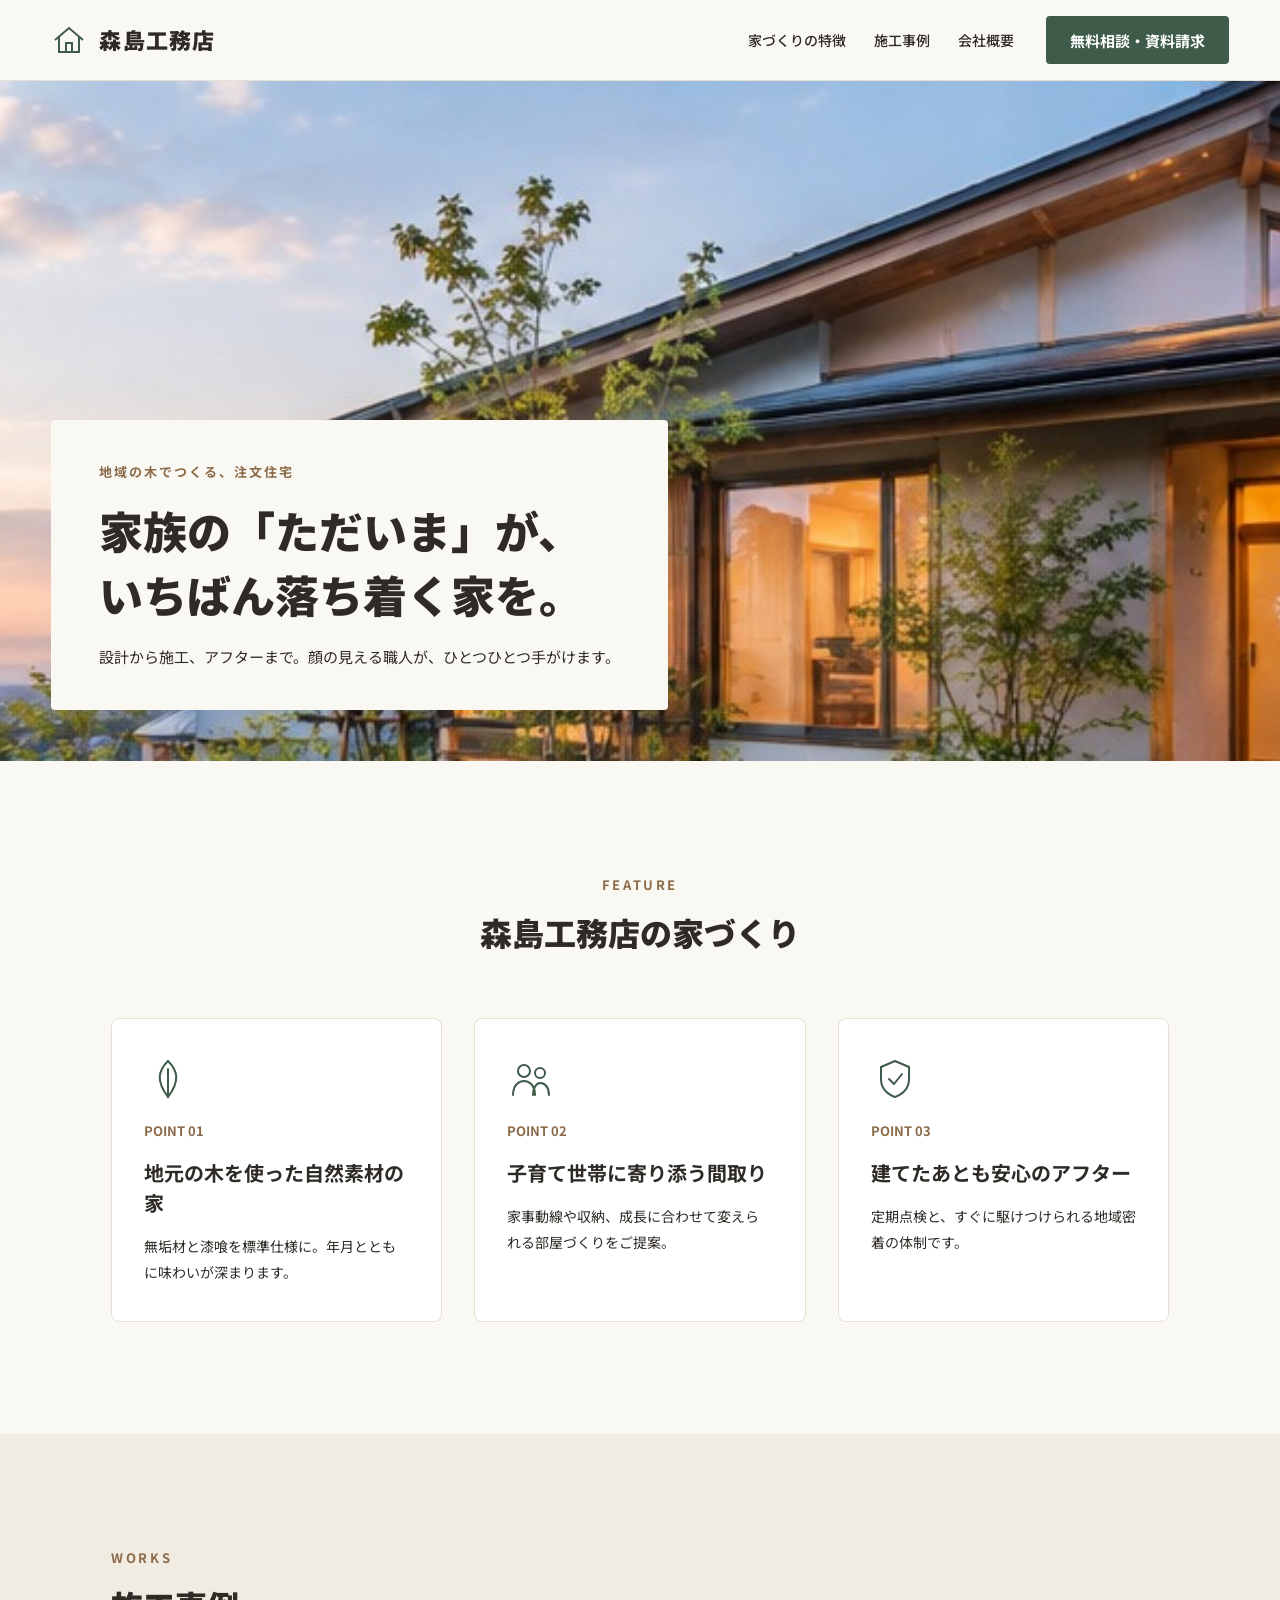
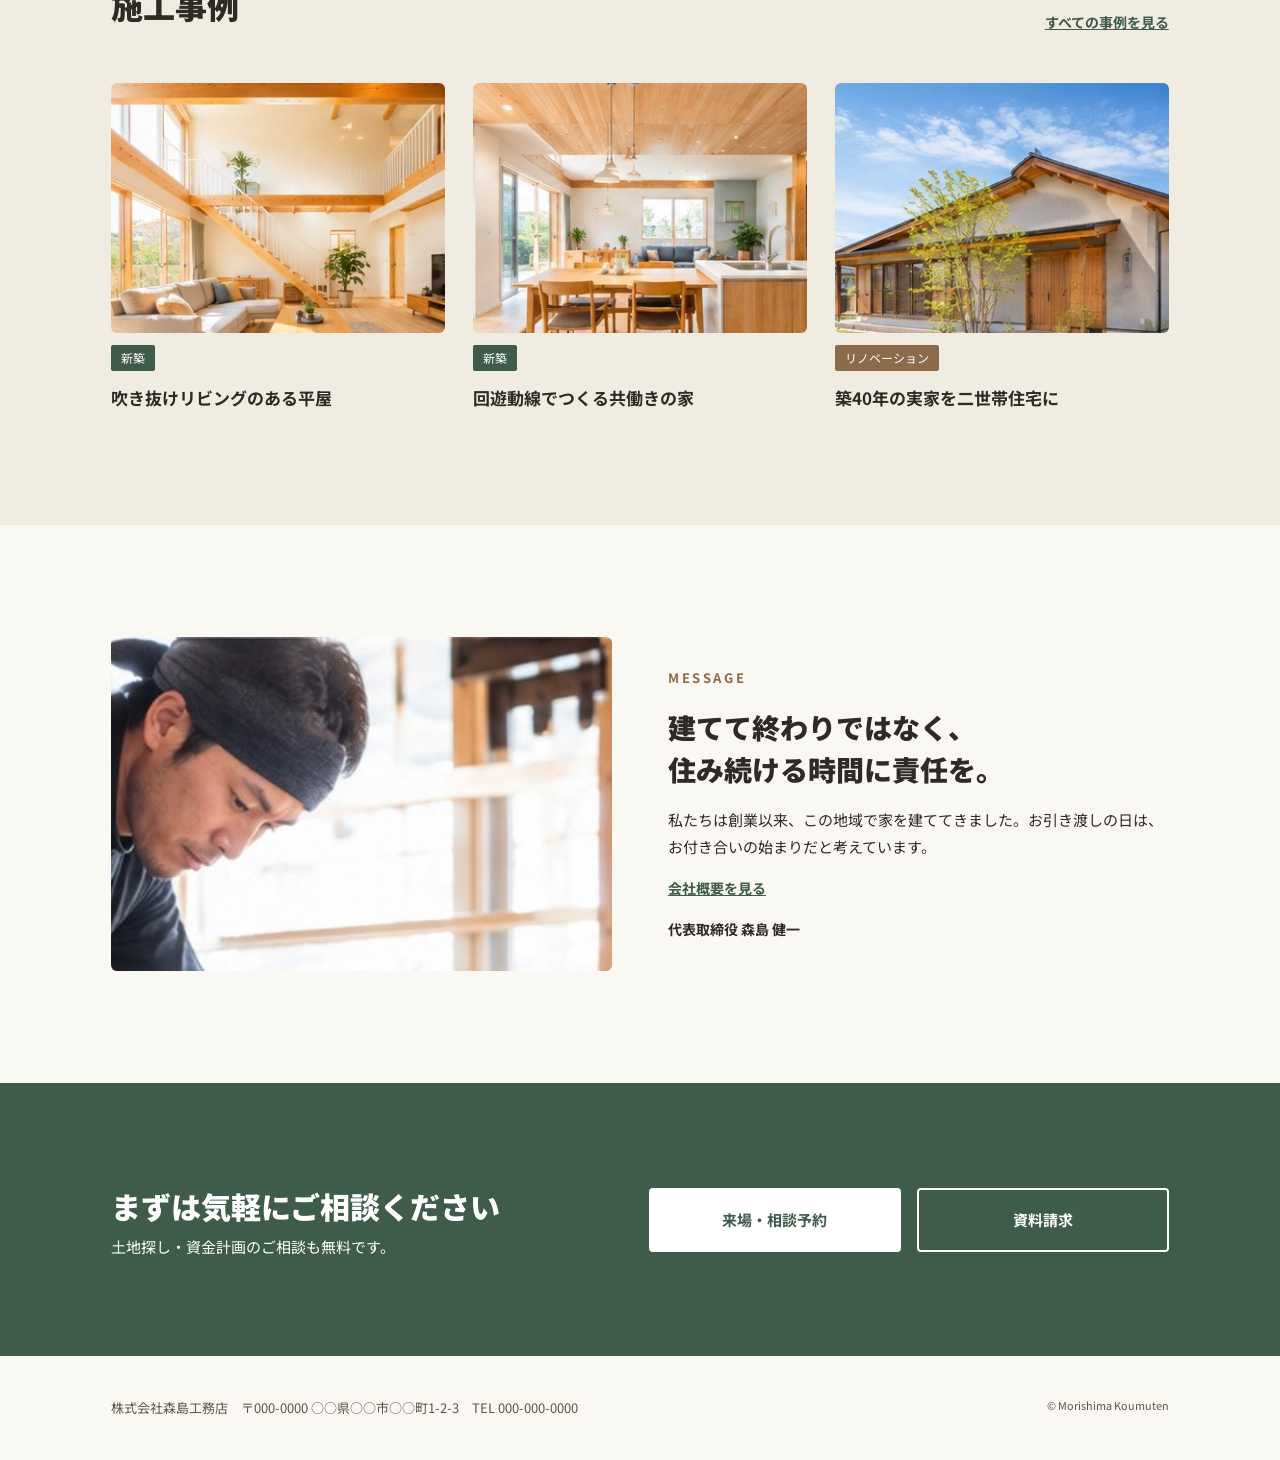
<file: index.html>
<!DOCTYPE html>
<html lang="ja">
<head>
  <meta charset="UTF-8">
  <meta name="viewport" content="width=device-width, initial-scale=1">
  <title>森島工務店｜地域の木でつくる注文住宅</title>
  <meta name="description" content="○○市の工務店・森島工務店は、地元の木と無垢材・漆喰などの自然素材でつくる注文住宅を手がけています。子育て世帯に寄り添う間取り提案から施工、定期点検まで地域密着で対応。土地探し・資金計画の相談も無料です。">
  <link rel="preconnect" href="https://fonts.googleapis.com">
  <link rel="preconnect" href="https://fonts.gstatic.com" crossorigin>
  <link href="https://fonts.googleapis.com/css2?family=Noto+Sans+JP:wght@400;500;700;900&display=swap" rel="stylesheet">
  <link rel="stylesheet" href="css/style.css">
</head>
<body>

  <header class="header">
    <div class="header__inner">
      <a href="index.html" class="header__logo">
        <svg width="36" height="36" viewBox="0 0 36 36" fill="none" stroke="currentColor" stroke-width="2" aria-hidden="true"><path d="M4 18 L18 6 L32 18"/><path d="M8 15 V30 H28 V15"/><path d="M15 30 V21 H21 V30"/></svg>
        森島工務店
      </a>
      <button class="header__toggle" type="button" aria-controls="global-nav" aria-expanded="false" aria-label="メニューを開く">
        <span></span><span></span><span></span>
      </button>
      <nav id="global-nav" class="nav" aria-label="グローバルナビゲーション">
        <ul class="nav__list">
          <li><a href="feature.html">家づくりの特徴</a></li>
          <li><a href="works.html">施工事例</a></li>
          <li><a href="company.html">会社概要</a></li>
        </ul>
        <a href="contact.html" class="btn btn--green nav__cta">無料相談・資料請求</a>
      </nav>
    </div>
  </header>

  <main>
    <section class="hero">
      <img class="hero__image" src="images/hero.jpg" alt="夕暮れに明かりの灯る木の家" width="1920" height="900">
      <div class="hero__box">
        <p class="hero__sub">地域の木でつくる、注文住宅</p>
        <h1 class="hero__title">家族の「ただいま」が、<br>いちばん落ち着く家を。</h1>
        <p>設計から施工、アフターまで。顔の見える職人が、ひとつひとつ手がけます。</p>
      </div>
    </section>

    <section id="feature" class="feature section">
      <div class="container">
        <hgroup class="section-head section-head--center">
          <p class="section-sub">FEATURE</p>
          <h2 class="section-title">森島工務店の家づくり</h2>
        </hgroup>
        <ul class="feature__list">
          <li class="feature__card">
            <svg width="48" height="48" viewBox="0 0 48 48" fill="none" stroke="currentColor" stroke-width="2" stroke-linecap="round" aria-hidden="true"><path d="M24 6 C14 16 12 26 24 42 C36 26 34 16 24 6 Z"/><path d="M24 14 V42"/></svg>
            <p class="feature__num">POINT 01</p>
            <h3 class="feature__title">地元の木を使った自然素材の家</h3>
            <p>無垢材と漆喰を標準仕様に。年月とともに味わいが深まります。</p>
          </li>
          <li class="feature__card">
            <svg width="48" height="48" viewBox="0 0 48 48" fill="none" stroke="currentColor" stroke-width="2" stroke-linecap="round" aria-hidden="true"><circle cx="17" cy="16" r="6"/><circle cx="33" cy="18" r="5"/><path d="M6 40 C6 30 12 26 17 26 C22 26 28 30 28 40"/><path d="M26 40 C26 32 30 28 33 28 C38 28 42 32 42 40"/></svg>
            <p class="feature__num">POINT 02</p>
            <h3 class="feature__title">子育て世帯に寄り添う間取り</h3>
            <p>家事動線や収納、成長に合わせて変えられる部屋づくりをご提案。</p>
          </li>
          <li class="feature__card">
            <svg width="48" height="48" viewBox="0 0 48 48" fill="none" stroke="currentColor" stroke-width="2" stroke-linecap="round" stroke-linejoin="round" aria-hidden="true"><path d="M24 6 L38 12 V24 C38 33 32 39 24 42 C16 39 10 33 10 24 V12 Z"/><path d="M18 24 L23 29 L31 19"/></svg>
            <p class="feature__num">POINT 03</p>
            <h3 class="feature__title">建てたあとも安心のアフター</h3>
            <p>定期点検と、すぐに駆けつけられる地域密着の体制です。</p>
          </li>
        </ul>
      </div>
    </section>

    <section id="works" class="works section">
      <div class="container">
        <div class="works__head">
          <hgroup class="section-head">
            <p class="section-sub">WORKS</p>
            <h2 class="section-title">施工事例</h2>
          </hgroup>
          <a href="works.html" class="works__more">すべての事例を見る</a>
        </div>
        <ul class="works__list">
          <li>
            <a href="works.html" class="works__card">
              <img src="images/works1.jpg" alt="木の温もりを感じる吹き抜けリビング" width="800" height="600" loading="lazy">
              <span class="tag">新築</span>
              <span class="works__title">吹き抜けリビングのある平屋</span>
            </a>
          </li>
          <li>
            <a href="works.html" class="works__card">
              <img src="images/works2.jpg" alt="明るく開放的な注文住宅の室内" width="800" height="600" loading="lazy">
              <span class="tag">新築</span>
              <span class="works__title">回遊動線でつくる共働きの家</span>
            </a>
          </li>
          <li>
            <a href="works.html" class="works__card">
              <img src="images/works3.jpg" alt="自然素材を取り入れた住宅の内装" width="800" height="600" loading="lazy">
              <span class="tag tag--brown">リノベーション</span>
              <span class="works__title">築40年の実家を二世帯住宅に</span>
            </a>
          </li>
        </ul>
      </div>
    </section>

    <section id="company" class="message section">
      <div class="container message__inner">
        <img class="message__image" src="images/company.jpg" alt="自然素材を使った住宅の室内" width="900" height="600" loading="lazy">
        <div class="message__body">
          <p class="section-sub">MESSAGE</p>
          <h2 class="message__title">建てて終わりではなく、<br>住み続ける時間に責任を。</h2>
          <p>私たちは創業以来、この地域で家を建ててきました。お引き渡しの日は、お付き合いの始まりだと考えています。</p>
          <a href="company.html" class="text-link">会社概要を見る</a>
          <p class="message__name">代表取締役 森島 健一</p>
        </div>
      </div>
    </section>

    <section id="contact" class="contact">
      <div class="container contact__inner">
        <div>
          <h2 class="contact__title">まずは気軽にご相談ください</h2>
          <p>土地探し・資金計画のご相談も無料です。</p>
        </div>
        <div class="contact__btns">
          <a href="contact.html?type=visit" class="btn btn--white">来場・相談予約</a>
          <a href="contact.html?type=document" class="btn btn--outline">資料請求</a>
        </div>
      </div>
    </section>
  </main>

  <footer class="footer">
    <div class="container footer__inner">
      <p>株式会社森島工務店　〒000-0000 ○○県○○市○○町1-2-3　TEL 000-000-0000</p>
      <small>&copy; Morishima Koumuten</small>
    </div>
  </footer>

  <script src="js/main.js"></script>
</body>
</html>
</file>
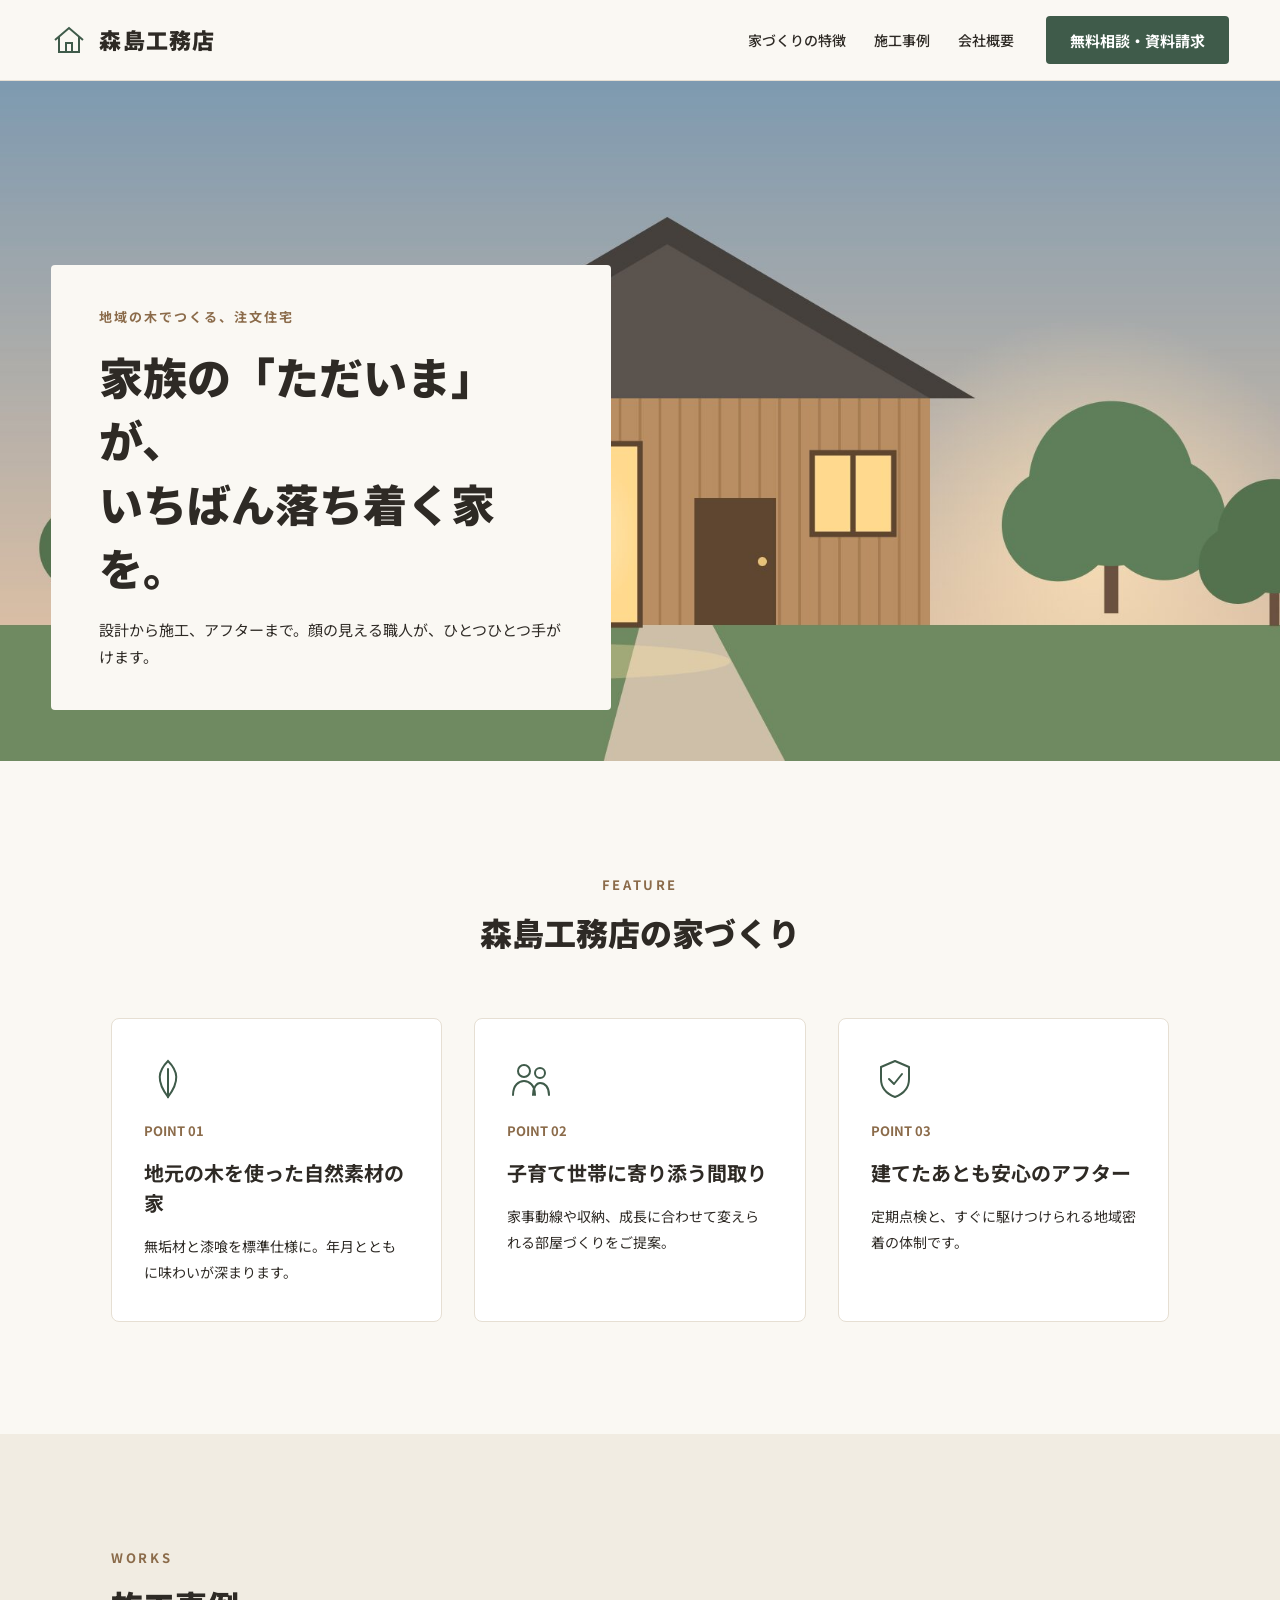
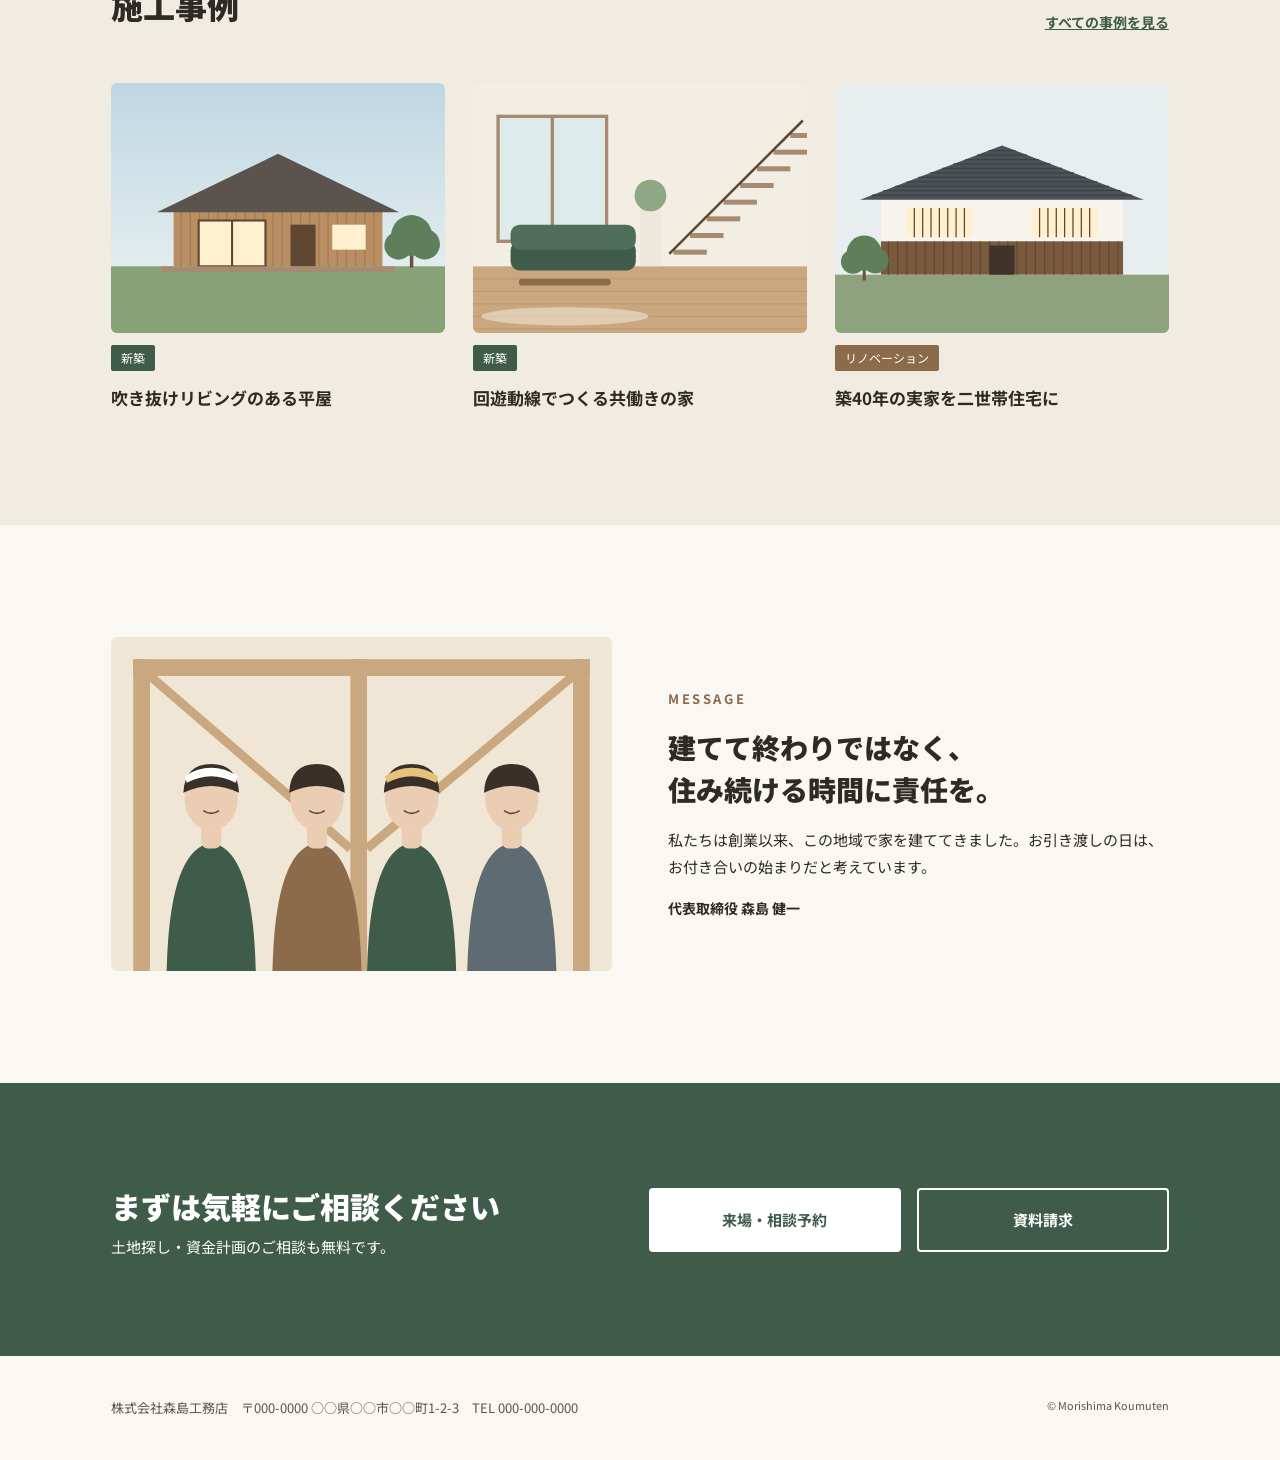
<file: koumuten/index.html>
<!DOCTYPE html>
<html lang="ja">
<head>
  <meta charset="UTF-8">
  <meta name="viewport" content="width=device-width, initial-scale=1">
  <title>森島工務店｜地域の木でつくる注文住宅</title>
  <meta name="description" content="地域の木と自然素材でつくる注文住宅。設計から施工、アフターまで顔の見える職人が手がけます。">
  <link rel="preconnect" href="https://fonts.googleapis.com">
  <link rel="preconnect" href="https://fonts.gstatic.com" crossorigin>
  <link href="https://fonts.googleapis.com/css2?family=Noto+Sans+JP:wght@400;500;700;900&display=swap" rel="stylesheet">
  <link rel="stylesheet" href="css/style.css">
</head>
<body>

  <header class="header">
    <div class="header__inner">
      <a href="#" class="header__logo">
        <svg width="36" height="36" viewBox="0 0 36 36" fill="none" stroke="currentColor" stroke-width="2" aria-hidden="true"><path d="M4 18 L18 6 L32 18"/><path d="M8 15 V30 H28 V15"/><path d="M15 30 V21 H21 V30"/></svg>
        森島工務店
      </a>
      <button class="header__toggle" type="button" aria-controls="global-nav" aria-expanded="false" aria-label="メニューを開く">
        <span></span><span></span><span></span>
      </button>
      <nav id="global-nav" class="nav" aria-label="グローバルナビゲーション">
        <ul class="nav__list">
          <li><a href="#feature">家づくりの特徴</a></li>
          <li><a href="#works">施工事例</a></li>
          <li><a href="#company">会社概要</a></li>
        </ul>
        <a href="#contact" class="btn btn--green nav__cta">無料相談・資料請求</a>
      </nav>
    </div>
  </header>

  <main>
    <section class="hero">
      <img class="hero__image" src="images/hero.jpg" alt="夕暮れに明かりの灯る木の家" width="1920" height="900">
      <div class="hero__box">
        <p class="hero__sub">地域の木でつくる、注文住宅</p>
        <h1 class="hero__title">家族の「ただいま」が、<br>いちばん落ち着く家を。</h1>
        <p>設計から施工、アフターまで。顔の見える職人が、ひとつひとつ手がけます。</p>
      </div>
    </section>

    <section id="feature" class="feature section">
      <div class="container">
        <hgroup class="section-head section-head--center">
          <p class="section-sub">FEATURE</p>
          <h2 class="section-title">森島工務店の家づくり</h2>
        </hgroup>
        <ul class="feature__list">
          <li class="feature__card">
            <svg width="48" height="48" viewBox="0 0 48 48" fill="none" stroke="currentColor" stroke-width="2" stroke-linecap="round" aria-hidden="true"><path d="M24 6 C14 16 12 26 24 42 C36 26 34 16 24 6 Z"/><path d="M24 14 V42"/></svg>
            <p class="feature__num">POINT 01</p>
            <h3 class="feature__title">地元の木を使った自然素材の家</h3>
            <p>無垢材と漆喰を標準仕様に。年月とともに味わいが深まります。</p>
          </li>
          <li class="feature__card">
            <svg width="48" height="48" viewBox="0 0 48 48" fill="none" stroke="currentColor" stroke-width="2" stroke-linecap="round" aria-hidden="true"><circle cx="17" cy="16" r="6"/><circle cx="33" cy="18" r="5"/><path d="M6 40 C6 30 12 26 17 26 C22 26 28 30 28 40"/><path d="M26 40 C26 32 30 28 33 28 C38 28 42 32 42 40"/></svg>
            <p class="feature__num">POINT 02</p>
            <h3 class="feature__title">子育て世帯に寄り添う間取り</h3>
            <p>家事動線や収納、成長に合わせて変えられる部屋づくりをご提案。</p>
          </li>
          <li class="feature__card">
            <svg width="48" height="48" viewBox="0 0 48 48" fill="none" stroke="currentColor" stroke-width="2" stroke-linecap="round" stroke-linejoin="round" aria-hidden="true"><path d="M24 6 L38 12 V24 C38 33 32 39 24 42 C16 39 10 33 10 24 V12 Z"/><path d="M18 24 L23 29 L31 19"/></svg>
            <p class="feature__num">POINT 03</p>
            <h3 class="feature__title">建てたあとも安心のアフター</h3>
            <p>定期点検と、すぐに駆けつけられる地域密着の体制です。</p>
          </li>
        </ul>
      </div>
    </section>

    <section id="works" class="works section">
      <div class="container">
        <div class="works__head">
          <hgroup class="section-head">
            <p class="section-sub">WORKS</p>
            <h2 class="section-title">施工事例</h2>
          </hgroup>
          <a href="#" class="works__more">すべての事例を見る</a>
        </div>
        <ul class="works__list">
          <li>
            <a href="#" class="works__card">
              <img src="images/works1.svg" alt="" width="800" height="600" loading="lazy">
              <span class="tag">新築</span>
              <span class="works__title">吹き抜けリビングのある平屋</span>
            </a>
          </li>
          <li>
            <a href="#" class="works__card">
              <img src="images/works2.svg" alt="" width="800" height="600" loading="lazy">
              <span class="tag">新築</span>
              <span class="works__title">回遊動線でつくる共働きの家</span>
            </a>
          </li>
          <li>
            <a href="#" class="works__card">
              <img src="images/works3.svg" alt="" width="800" height="600" loading="lazy">
              <span class="tag tag--brown">リノベーション</span>
              <span class="works__title">築40年の実家を二世帯住宅に</span>
            </a>
          </li>
        </ul>
      </div>
    </section>

    <section id="company" class="message section">
      <div class="container message__inner">
        <img class="message__image" src="images/company.svg" alt="代表と職人たち" width="900" height="600" loading="lazy">
        <div class="message__body">
          <p class="section-sub">MESSAGE</p>
          <h2 class="message__title">建てて終わりではなく、<br>住み続ける時間に責任を。</h2>
          <p>私たちは創業以来、この地域で家を建ててきました。お引き渡しの日は、お付き合いの始まりだと考えています。</p>
          <p class="message__name">代表取締役 森島 健一</p>
        </div>
      </div>
    </section>

    <section id="contact" class="contact">
      <div class="container contact__inner">
        <div>
          <h2 class="contact__title">まずは気軽にご相談ください</h2>
          <p>土地探し・資金計画のご相談も無料です。</p>
        </div>
        <div class="contact__btns">
          <a href="#" class="btn btn--white">来場・相談予約</a>
          <a href="#" class="btn btn--outline">資料請求</a>
        </div>
      </div>
    </section>
  </main>

  <footer class="footer">
    <div class="container footer__inner">
      <p>株式会社森島工務店　〒000-0000 ○○県○○市○○町1-2-3　TEL 000-000-0000</p>
      <small>&copy; Morishima Koumuten</small>
    </div>
  </footer>

  <script src="js/main.js"></script>
</body>
</html>
</file>
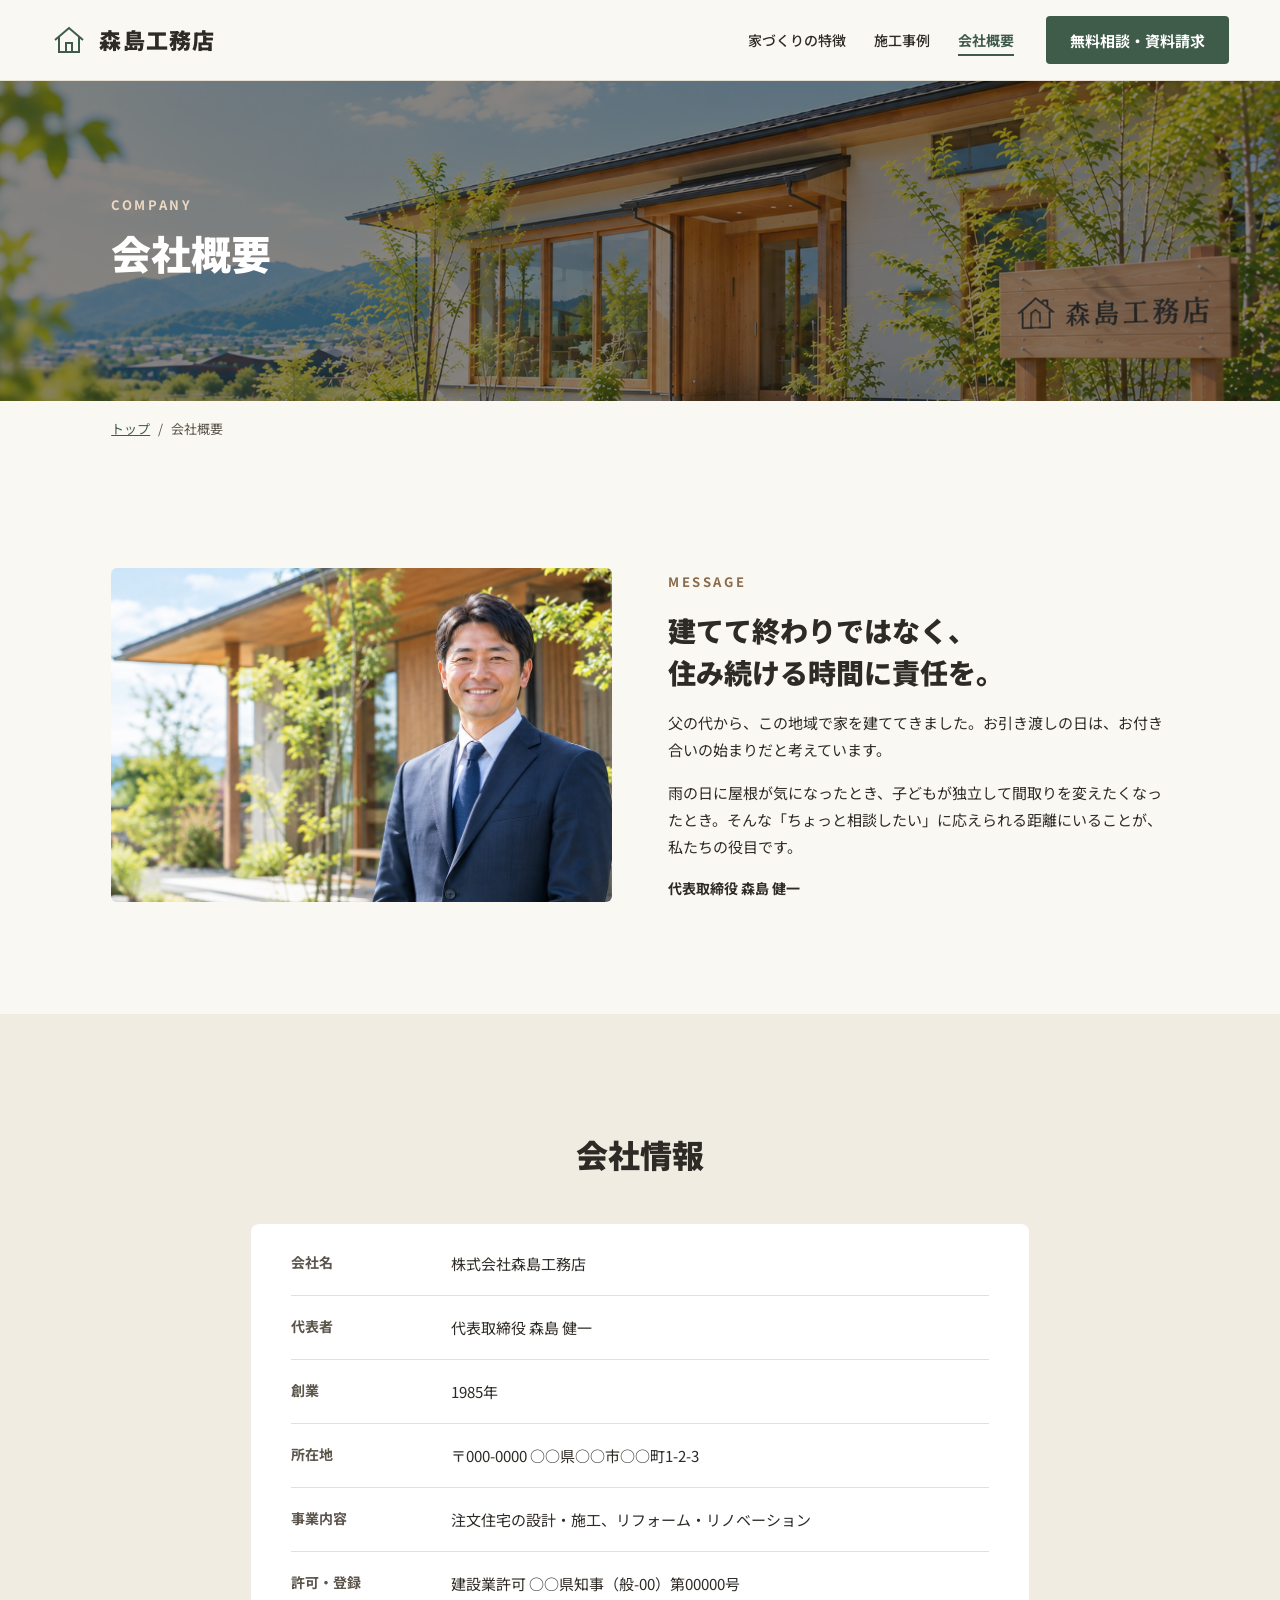
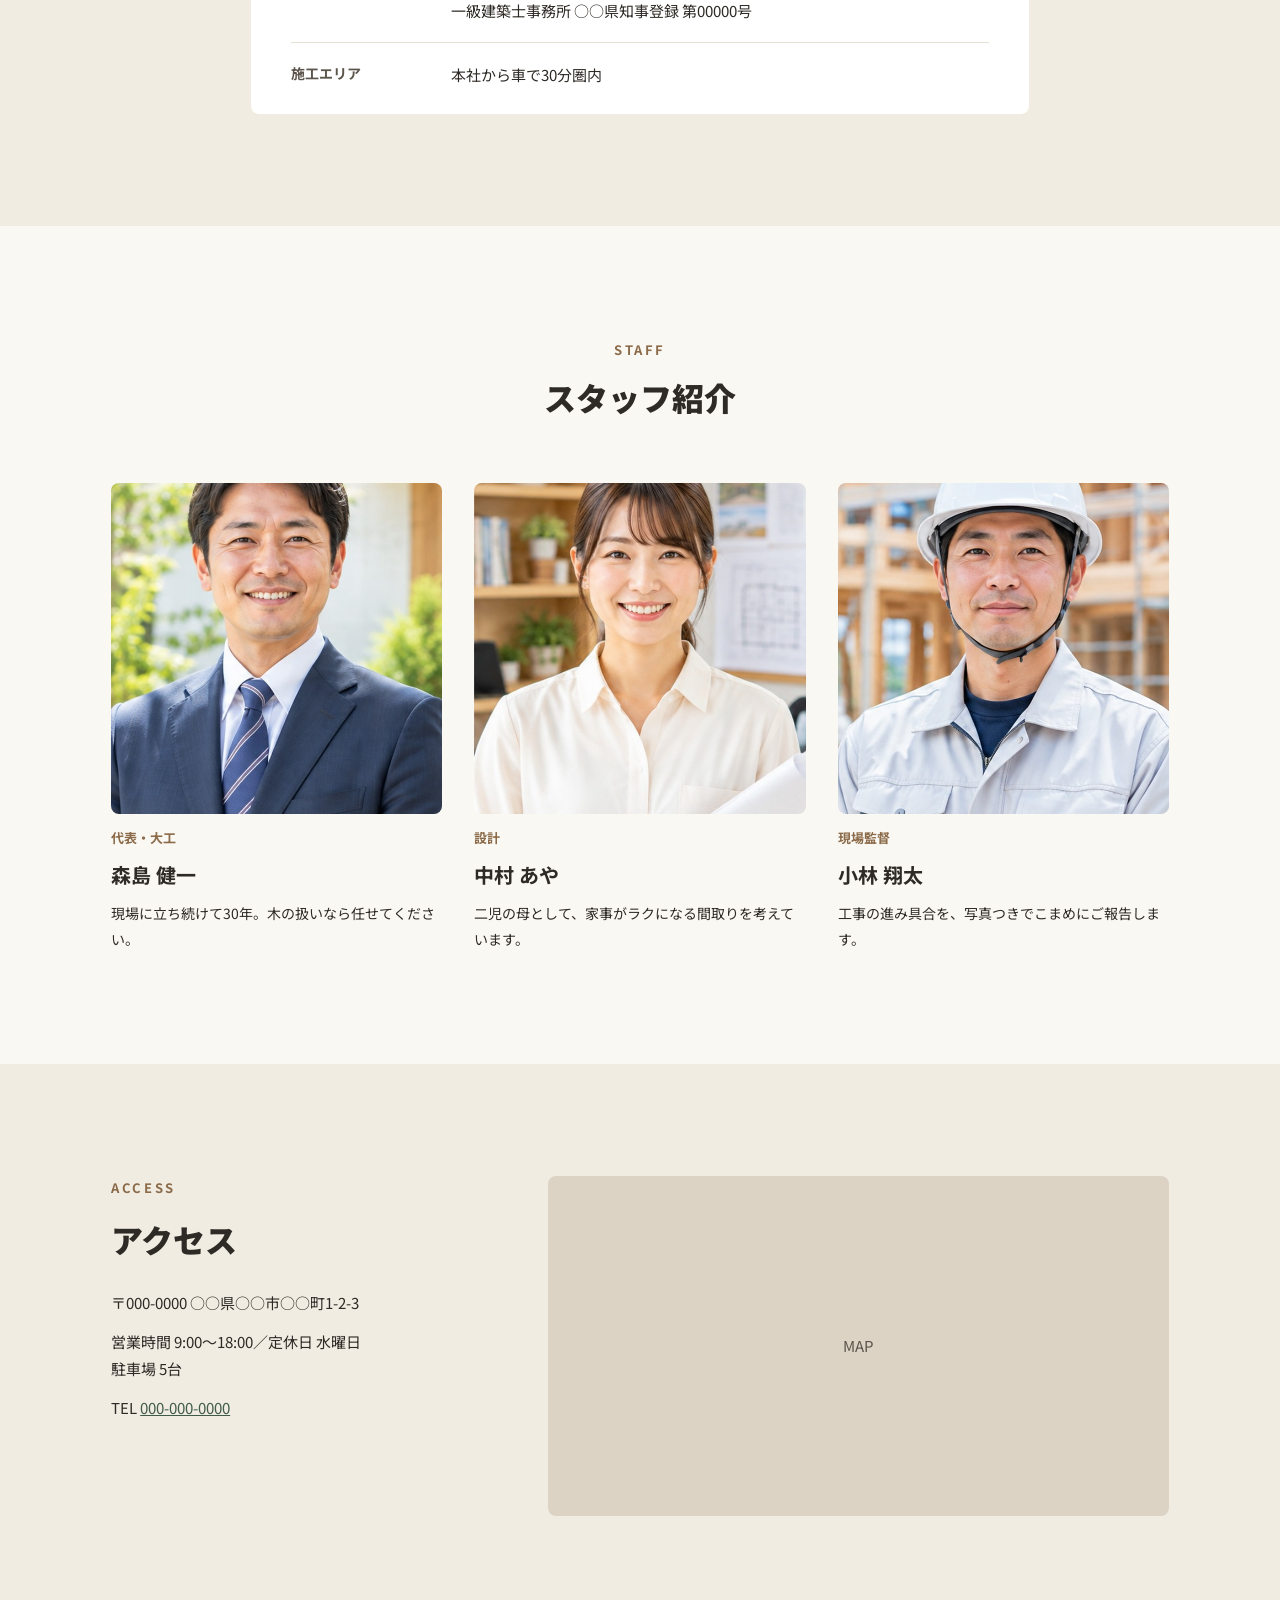
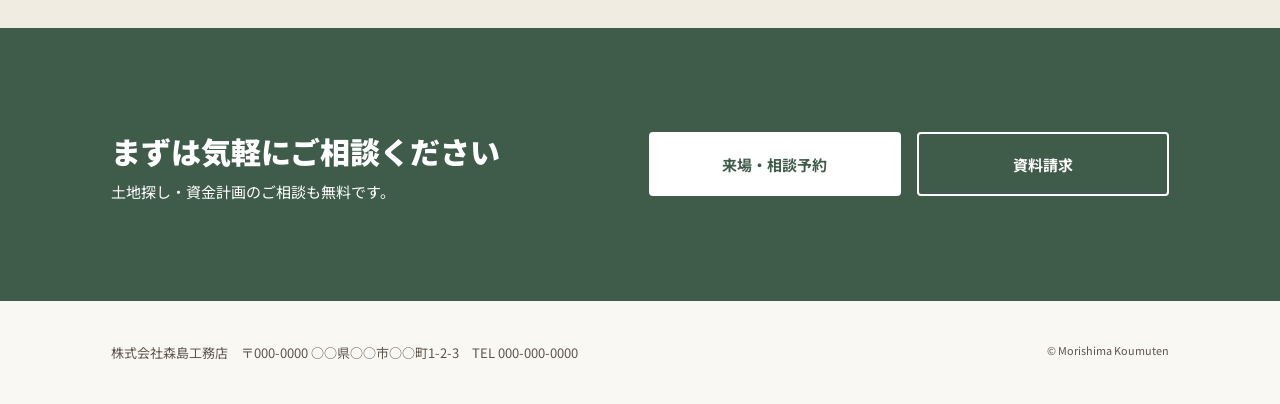
<file: company.html>
<!DOCTYPE html>
<html lang="ja">
<head>
  <meta charset="UTF-8">
  <meta name="viewport" content="width=device-width, initial-scale=1">
  <title>会社概要｜森島工務店</title>
  <meta name="description" content="○○市の工務店・森島工務店の会社概要。1985年創業、地域密着で注文住宅の設計・施工とリフォームを手がけています。代表メッセージ、会社情報、スタッフ紹介、アクセスをご案内します。">
  <link rel="preconnect" href="https://fonts.googleapis.com">
  <link rel="preconnect" href="https://fonts.gstatic.com" crossorigin>
  <link href="https://fonts.googleapis.com/css2?family=Noto+Sans+JP:wght@400;500;700;900&display=swap" rel="stylesheet">
  <link rel="stylesheet" href="css/style.css">
</head>
<body>

  <header class="header">
    <div class="header__inner">
      <a href="index.html" class="header__logo">
        <svg width="36" height="36" viewBox="0 0 36 36" fill="none" stroke="currentColor" stroke-width="2" aria-hidden="true"><path d="M4 18 L18 6 L32 18"/><path d="M8 15 V30 H28 V15"/><path d="M15 30 V21 H21 V30"/></svg>
        森島工務店
      </a>
      <button class="header__toggle" type="button" aria-controls="global-nav" aria-expanded="false" aria-label="メニューを開く">
        <span></span><span></span><span></span>
      </button>
      <nav id="global-nav" class="nav" aria-label="グローバルナビゲーション">
        <ul class="nav__list">
          <li><a href="feature.html">家づくりの特徴</a></li>
          <li><a href="works.html">施工事例</a></li>
          <li><a href="company.html" aria-current="page">会社概要</a></li>
        </ul>
        <a href="contact.html" class="btn btn--green nav__cta">無料相談・資料請求</a>
      </nav>
    </div>
  </header>

  <main>
    <div class="page-head">
      <img class="page-head__image" src="images/photograph.png" alt="木の温もりを感じる住宅と庭" width="1200" height="675">
      <div class="container page-head__inner">
        <p class="page-head__sub">COMPANY</p>
        <h1 class="page-head__title">会社概要</h1>
      </div>
    </div>

    <nav class="breadcrumb container" aria-label="パンくずリスト">
      <ol>
        <li><a href="index.html">トップ</a></li>
        <li aria-current="page">会社概要</li>
      </ol>
    </nav>

    <section class="message section">
      <div class="container message__inner">
        <img class="message__image" src="images/message.jpg" alt="代表と職人たち" width="900" height="600">
        <div class="message__body">
          <p class="section-sub">MESSAGE</p>
          <h2 class="message__title">建てて終わりではなく、<br>住み続ける時間に責任を。</h2>
          <p>父の代から、この地域で家を建ててきました。お引き渡しの日は、お付き合いの始まりだと考えています。</p>
          <p>雨の日に屋根が気になったとき、子どもが独立して間取りを変えたくなったとき。そんな「ちょっと相談したい」に応えられる距離にいることが、私たちの役目です。</p>
          <p class="message__name">代表取締役 森島 健一</p>
        </div>
      </div>
    </section>

    <section class="profile section">
      <div class="profile__inner">
        <h2 class="section-title profile__title">会社情報</h2>
        <dl class="profile__table">
          <dt>会社名</dt><dd>株式会社森島工務店</dd>
          <dt>代表者</dt><dd>代表取締役 森島 健一</dd>
          <dt>創業</dt><dd>1985年</dd>
          <dt>所在地</dt><dd>〒000-0000 ○○県○○市○○町1-2-3</dd>
          <dt>事業内容</dt><dd>注文住宅の設計・施工、リフォーム・リノベーション</dd>
          <dt>許可・登録</dt><dd>建設業許可 ○○県知事（般-00）第00000号<br>一級建築士事務所 ○○県知事登録 第00000号</dd>
          <dt>施工エリア</dt><dd>本社から車で30分圏内</dd>
        </dl>
      </div>
    </section>

    <section class="staff section">
      <div class="container">
        <hgroup class="section-head section-head--center">
          <p class="section-sub">STAFF</p>
          <h2 class="section-title">スタッフ紹介</h2>
        </hgroup>
        <ul class="staff__list">
          <li class="staff__card">
            <img src="images/staff1.jpg" alt="" width="600" height="600" loading="lazy">
            <p class="staff__role">代表・大工</p>
            <p class="staff__name">森島 健一</p>
            <p>現場に立ち続けて30年。木の扱いなら任せてください。</p>
          </li>
          <li class="staff__card">
            <img src="images/staff2.jpg" alt="" width="600" height="600" loading="lazy">
            <p class="staff__role">設計</p>
            <p class="staff__name">中村 あや</p>
            <p>二児の母として、家事がラクになる間取りを考えています。</p>
          </li>
          <li class="staff__card">
            <img src="images/staff3.jpg" alt="" width="600" height="600" loading="lazy">
            <p class="staff__role">現場監督</p>
            <p class="staff__name">小林 翔太</p>
            <p>工事の進み具合を、写真つきでこまめにご報告します。</p>
          </li>
        </ul>
      </div>
    </section>

    <section class="access section">
      <div class="container access__inner">
        <div class="access__info">
          <p class="section-sub">ACCESS</p>
          <h2 class="section-title">アクセス</h2>
          <p>〒000-0000 ○○県○○市○○町1-2-3</p>
          <p>営業時間 9:00〜18:00／定休日 水曜日<br>駐車場 5台</p>
          <p>TEL <a href="tel:0000000000">000-000-0000</a></p>
        </div>
        <div class="access__map">
          <!-- Googleマップの埋め込みコード（iframe）に差し替え -->
          <p>MAP</p>
        </div>
      </div>
    </section>

    <section id="contact" class="contact">
      <div class="container contact__inner">
        <div>
          <h2 class="contact__title">まずは気軽にご相談ください</h2>
          <p>土地探し・資金計画のご相談も無料です。</p>
        </div>
        <div class="contact__btns">
          <a href="contact.html?type=visit" class="btn btn--white">来場・相談予約</a>
          <a href="contact.html?type=document" class="btn btn--outline">資料請求</a>
        </div>
      </div>
    </section>
  </main>

  <footer class="footer">
    <div class="container footer__inner">
      <p>株式会社森島工務店　〒000-0000 ○○県○○市○○町1-2-3　TEL 000-000-0000</p>
      <small>&copy; Morishima Koumuten</small>
    </div>
  </footer>

  <script src="js/main.js"></script>
</body>
</html>
</file>
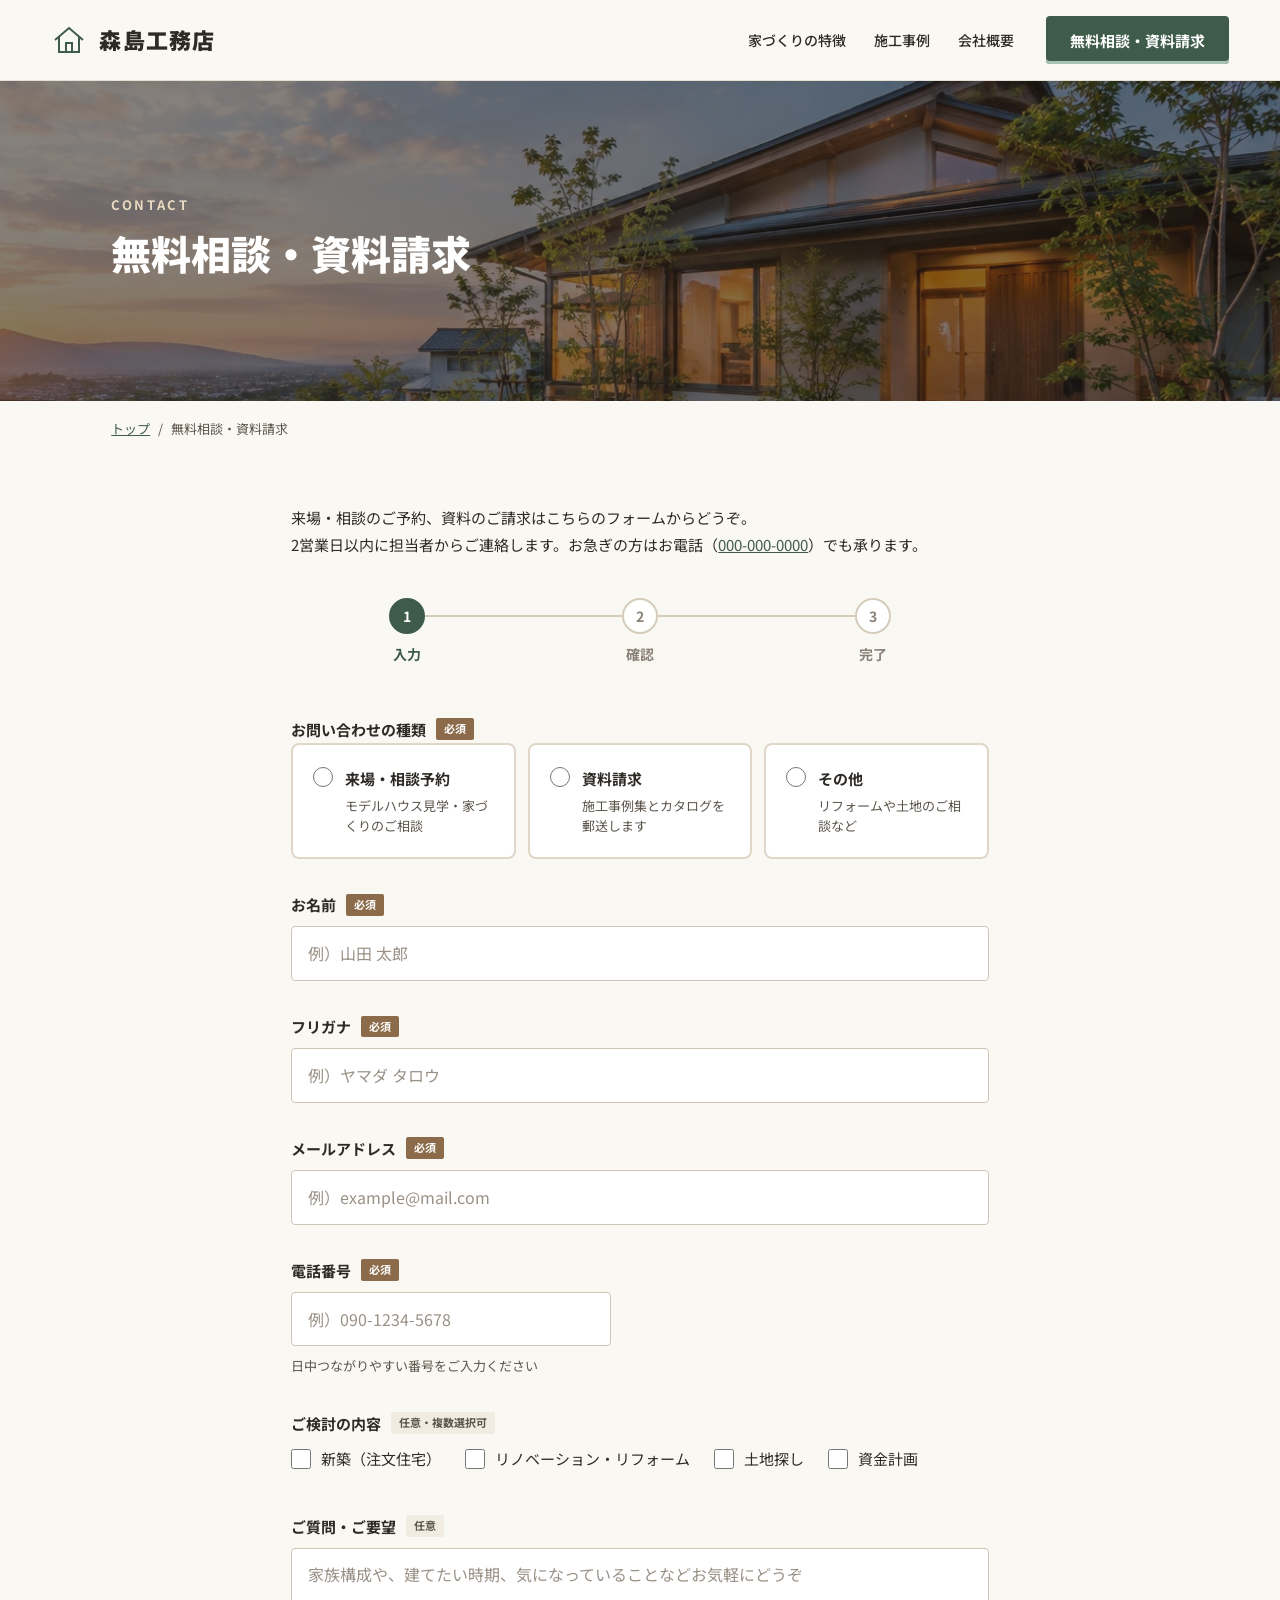
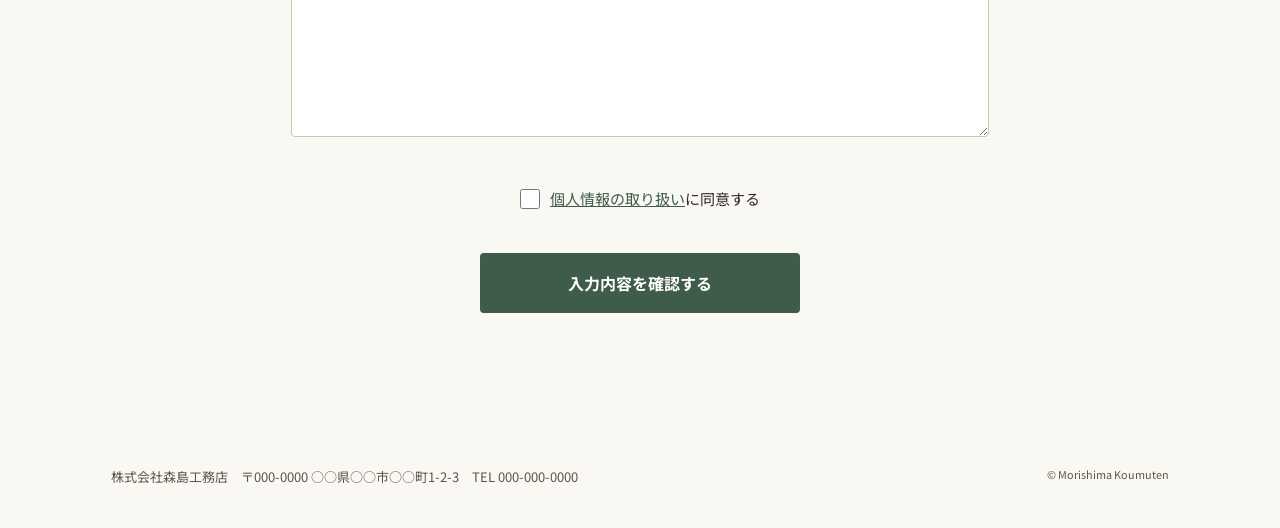
<file: contact.html>
<!DOCTYPE html>
<html lang="ja">
<head>
  <meta charset="UTF-8">
  <meta name="viewport" content="width=device-width, initial-scale=1">
  <title>無料相談・資料請求｜森島工務店</title>
  <meta name="description" content="○○市の工務店・森島工務店への無料相談・資料請求はこちら。モデルハウスの来場予約や家づくりの相談、施工事例集・カタログの請求をフォームから受け付けています。土地探し・資金計画のご相談も無料です。">
  <link rel="preconnect" href="https://fonts.googleapis.com">
  <link rel="preconnect" href="https://fonts.gstatic.com" crossorigin>
  <link href="https://fonts.googleapis.com/css2?family=Noto+Sans+JP:wght@400;500;700;900&display=swap" rel="stylesheet">
  <link rel="stylesheet" href="css/style.css">
  <link rel="stylesheet" href="css/contact.css">
</head>
<body>

  <header class="header">
    <div class="header__inner">
      <a href="index.html" class="header__logo">
        <svg width="36" height="36" viewBox="0 0 36 36" fill="none" stroke="currentColor" stroke-width="2" aria-hidden="true"><path d="M4 18 L18 6 L32 18"/><path d="M8 15 V30 H28 V15"/><path d="M15 30 V21 H21 V30"/></svg>
        森島工務店
      </a>
      <button class="header__toggle" type="button" aria-controls="global-nav" aria-expanded="false" aria-label="メニューを開く">
        <span></span><span></span><span></span>
      </button>
      <nav id="global-nav" class="nav" aria-label="グローバルナビゲーション">
        <ul class="nav__list">
          <li><a href="feature.html">家づくりの特徴</a></li>
          <li><a href="works.html">施工事例</a></li>
          <li><a href="company.html">会社概要</a></li>
        </ul>
        <a href="contact.html" class="btn btn--green nav__cta" aria-current="page">無料相談・資料請求</a>
      </nav>
    </div>
  </header>

  <main>
    <div class="page-head">
      <img class="page-head__image" src="images/hero.jpg" alt="" width="1920" height="900">
      <div class="container page-head__inner">
        <p class="page-head__sub">CONTACT</p>
        <h1 class="page-head__title">無料相談・資料請求</h1>
      </div>
    </div>

    <nav class="breadcrumb container" aria-label="パンくずリスト">
      <ol>
        <li><a href="index.html">トップ</a></li>
        <li aria-current="page">無料相談・資料請求</li>
      </ol>
    </nav>

    <div class="form-wrap">
      <p class="form-lead">来場・相談のご予約、資料のご請求はこちらのフォームからどうぞ。<br>2営業日以内に担当者からご連絡します。お急ぎの方はお電話（<a href="tel:0000000000">000-000-0000</a>）でも承ります。</p>

      <ol class="steps" aria-label="お申し込みの手順">
        <li class="steps__item is-current" data-step="input" aria-current="step">入力</li>
        <li class="steps__item" data-step="confirm">確認</li>
        <li class="steps__item" data-step="done">完了</li>
      </ol>

      <!-- ===== 入力画面 ===== -->
      <!-- 実際に送信する場合は action に送信先（例：Formspree のURL）を指定 -->
      <form id="contact-form" class="form" action="#" method="post" novalidate>

        <div id="error-summary" class="error-summary" role="alert" tabindex="-1" hidden>
          <p class="error-summary__title">入力内容を確認してください</p>
          <ul class="error-summary__list"></ul>
        </div>

        <fieldset class="form__row">
          <legend class="form__label">お問い合わせの種類<span class="req">必須</span></legend>
          <div class="choices choices--card">
            <label class="choice-card">
              <input type="radio" name="type" value="visit" required>
              <span class="choice-card__title">来場・相談予約</span>
              <span class="choice-card__text">モデルハウス見学・家づくりのご相談</span>
            </label>
            <label class="choice-card">
              <input type="radio" name="type" value="document">
              <span class="choice-card__title">資料請求</span>
              <span class="choice-card__text">施工事例集とカタログを郵送します</span>
            </label>
            <label class="choice-card">
              <input type="radio" name="type" value="other">
              <span class="choice-card__title">その他</span>
              <span class="choice-card__text">リフォームや土地のご相談など</span>
            </label>
          </div>
          <p class="form__error" id="type-error"></p>
        </fieldset>

        <div class="form__row">
          <label class="form__label" for="name">お名前<span class="req">必須</span></label>
          <input class="input" type="text" id="name" name="name" autocomplete="name" placeholder="例）山田 太郎" required aria-describedby="name-error">
          <p class="form__error" id="name-error"></p>
        </div>

        <div class="form__row">
          <label class="form__label" for="kana">フリガナ<span class="req">必須</span></label>
          <input class="input" type="text" id="kana" name="kana" placeholder="例）ヤマダ タロウ" required aria-describedby="kana-error">
          <p class="form__error" id="kana-error"></p>
        </div>

        <div class="form__row">
          <label class="form__label" for="email">メールアドレス<span class="req">必須</span></label>
          <input class="input" type="email" id="email" name="email" autocomplete="email" inputmode="email" placeholder="例）example@mail.com" required aria-describedby="email-error">
          <p class="form__error" id="email-error"></p>
        </div>

        <div class="form__row">
          <label class="form__label" for="tel">電話番号<span class="req">必須</span></label>
          <input class="input input--short" type="tel" id="tel" name="tel" autocomplete="tel" inputmode="tel" placeholder="例）090-1234-5678" required aria-describedby="tel-hint tel-error">
          <p class="form__hint" id="tel-hint">日中つながりやすい番号をご入力ください</p>
          <p class="form__error" id="tel-error"></p>
        </div>

        <!-- 資料請求のときだけ表示 -->
        <div class="form__group" data-show-for="document" hidden>
          <p class="form__group-title">資料の送付先</p>
          <div class="form__row">
            <label class="form__label" for="zip">郵便番号<span class="req">必須</span></label>
            <input class="input input--zip" type="text" id="zip" name="zip" autocomplete="postal-code" inputmode="numeric" placeholder="例）000-0000" aria-describedby="zip-error">
            <p class="form__error" id="zip-error"></p>
          </div>
          <div class="form__row">
            <label class="form__label" for="address">ご住所<span class="req">必須</span></label>
            <input class="input" type="text" id="address" name="address" autocomplete="street-address" placeholder="例）○○県○○市○○町1-2-3" aria-describedby="address-error">
            <p class="form__error" id="address-error"></p>
          </div>
        </div>

        <!-- 来場・相談予約のときだけ表示 -->
        <div class="form__group" data-show-for="visit" hidden>
          <p class="form__group-title">ご希望の日時</p>
          <div class="form__row">
            <span class="form__label" id="date1-label">第1希望<span class="req">必須</span></span>
            <div class="date-time">
              <input class="input" type="date" id="date1" name="date1" aria-labelledby="date1-label" aria-describedby="date1-error">
              <select class="input" id="time1" name="time1" aria-label="第1希望の時間帯">
                <option value="10:00〜">10:00〜</option>
                <option value="13:00〜">13:00〜</option>
                <option value="15:00〜">15:00〜</option>
              </select>
            </div>
            <p class="form__error" id="date1-error"></p>
          </div>
          <div class="form__row">
            <span class="form__label" id="date2-label">第2希望<span class="opt">任意</span></span>
            <div class="date-time">
              <input class="input" type="date" id="date2" name="date2" aria-labelledby="date2-label">
              <select class="input" id="time2" name="time2" aria-label="第2希望の時間帯">
                <option value="10:00〜">10:00〜</option>
                <option value="13:00〜">13:00〜</option>
                <option value="15:00〜">15:00〜</option>
              </select>
            </div>
          </div>
          <p class="form__hint">定休日（水曜日）を除く日でお選びください。</p>
        </div>

        <fieldset class="form__row">
          <legend class="form__label">ご検討の内容<span class="opt">任意・複数選択可</span></legend>
          <div class="choices">
            <label class="check"><input type="checkbox" name="plan" value="新築（注文住宅）"><span>新築（注文住宅）</span></label>
            <label class="check"><input type="checkbox" name="plan" value="リノベーション・リフォーム"><span>リノベーション・リフォーム</span></label>
            <label class="check"><input type="checkbox" name="plan" value="土地探し"><span>土地探し</span></label>
            <label class="check"><input type="checkbox" name="plan" value="資金計画"><span>資金計画</span></label>
          </div>
        </fieldset>

        <div class="form__row">
          <label class="form__label" for="message">ご質問・ご要望<span class="opt">任意</span></label>
          <textarea class="input input--textarea" id="message" name="message" rows="6" placeholder="家族構成や、建てたい時期、気になっていることなどお気軽にどうぞ"></textarea>
        </div>

        <div class="form__row form__row--agree">
          <label class="check">
            <input type="checkbox" id="agree" name="agree" required aria-describedby="agree-error">
            <span><a href="#" target="_blank" rel="noopener">個人情報の取り扱い</a>に同意する</span>
          </label>
          <p class="form__error" id="agree-error"></p>
        </div>

        <div class="form__actions">
          <button type="submit" class="btn btn--green btn--wide">入力内容を確認する</button>
        </div>
      </form>

      <!-- ===== 確認画面 ===== -->
      <section id="confirm" class="confirm" hidden aria-labelledby="confirm-title">
        <h2 id="confirm-title" class="confirm__title" tabindex="-1">入力内容のご確認</h2>
        <p>以下の内容で送信します。よろしければ「送信する」を押してください。</p>
        <dl class="confirm__list"></dl>
        <div class="form__actions form__actions--two">
          <button type="button" class="btn btn--back" id="back-btn">修正する</button>
          <button type="button" class="btn btn--green btn--wide" id="send-btn">送信する</button>
        </div>
      </section>

      <!-- ===== 完了画面 ===== -->
      <section id="done" class="done" hidden aria-labelledby="done-title">
        <svg width="64" height="64" viewBox="0 0 64 64" fill="none" stroke="currentColor" stroke-width="3" stroke-linecap="round" stroke-linejoin="round" aria-hidden="true"><circle cx="32" cy="32" r="28"/><path d="M20 33 L28 41 L44 24"/></svg>
        <h2 id="done-title" class="done__title" tabindex="-1">送信が完了しました</h2>
        <p>お問い合わせありがとうございます。<br>内容を確認のうえ、2営業日以内に担当者からご連絡します。</p>
        <a href="index.html" class="btn btn--green">トップページへ戻る</a>
      </section>
    </div>
  </main>

  <footer class="footer">
    <div class="container footer__inner">
      <p>株式会社森島工務店　〒000-0000 ○○県○○市○○町1-2-3　TEL 000-000-0000</p>
      <small>&copy; Morishima Koumuten</small>
    </div>
  </footer>

  <script src="js/main.js"></script>
  <script src="js/contact.js"></script>
</body>
</html>
</file>
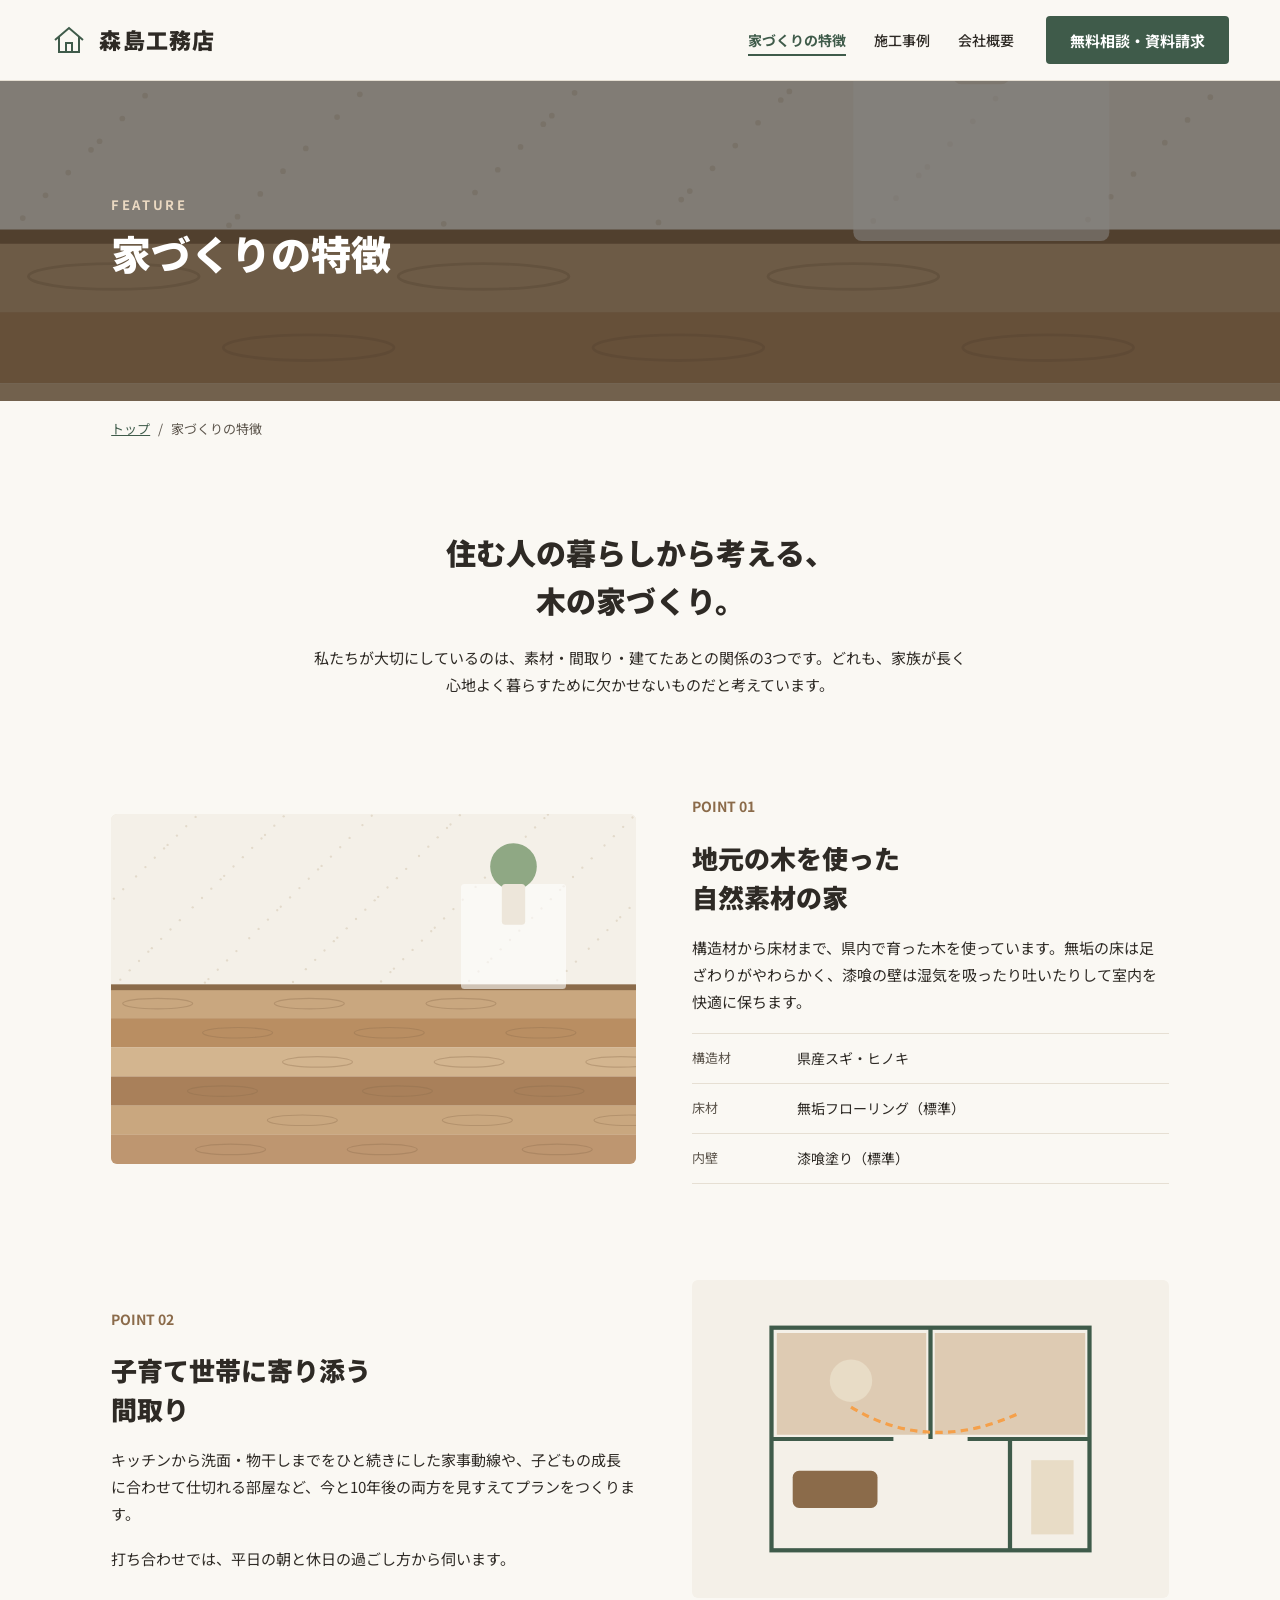
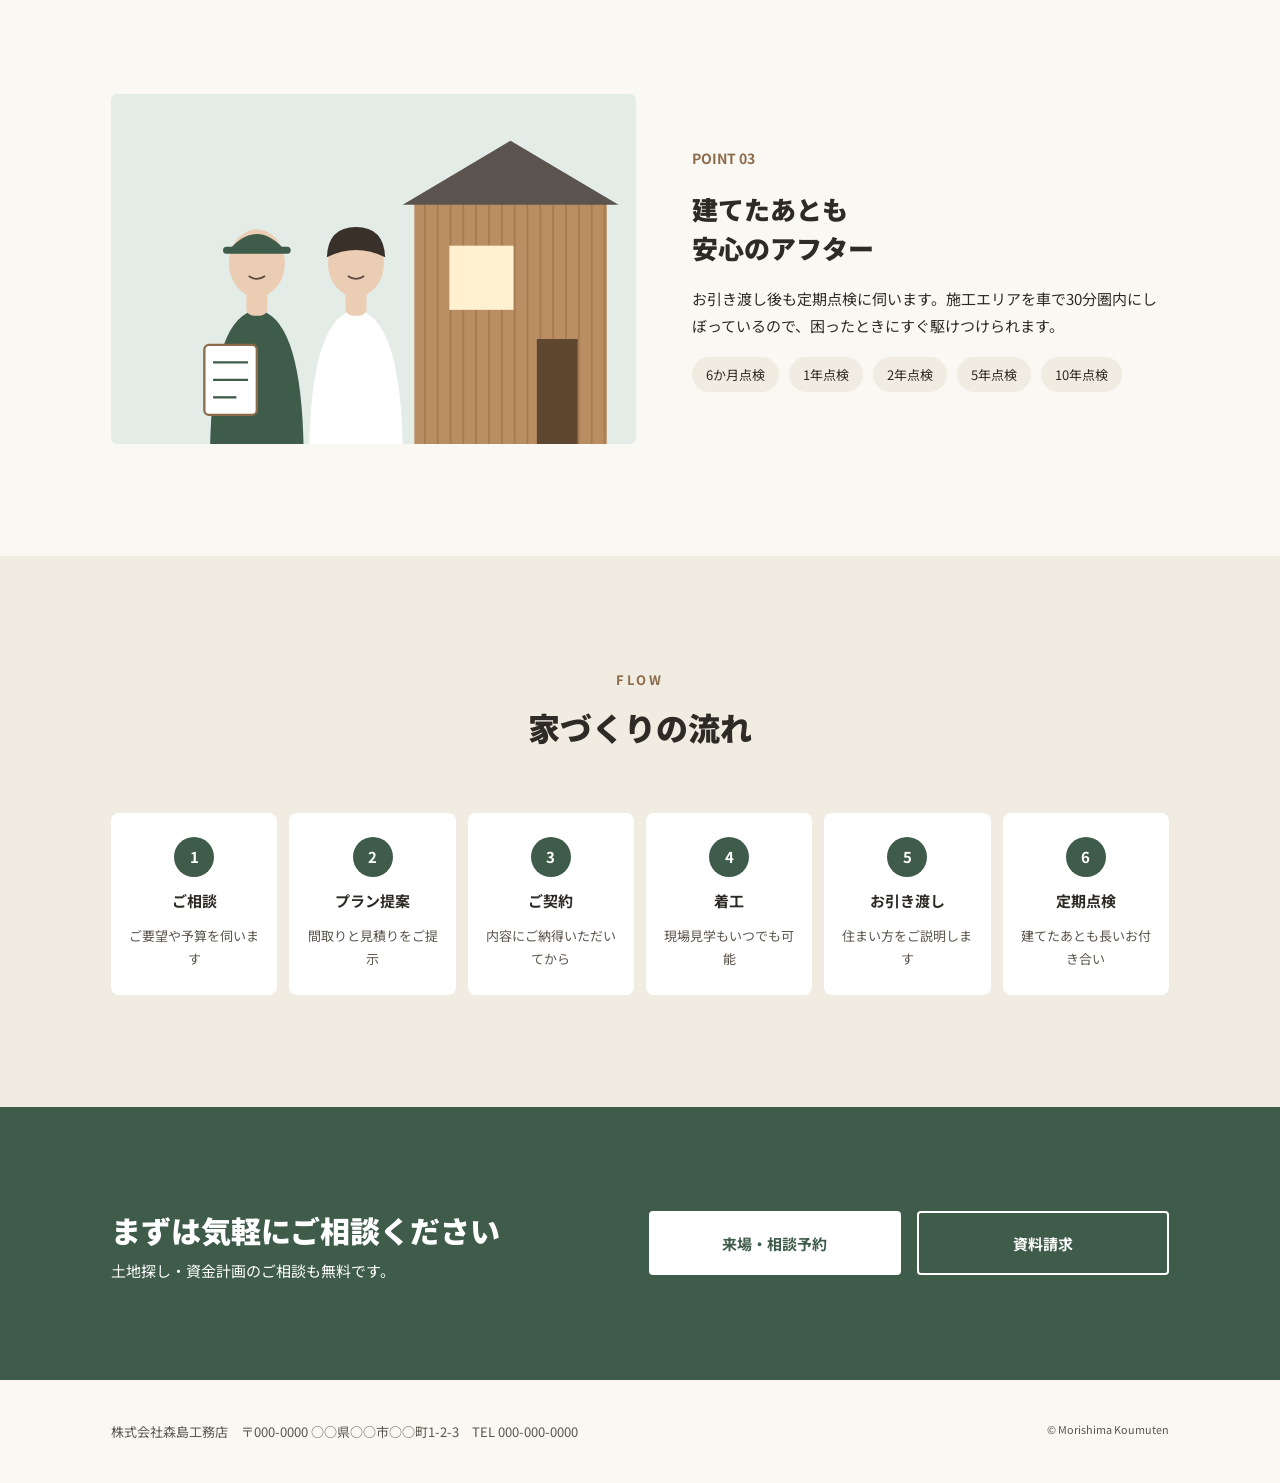
<file: feature.html>
<!DOCTYPE html>
<html lang="ja">
<head>
  <meta charset="UTF-8">
  <meta name="viewport" content="width=device-width, initial-scale=1">
  <title>家づくりの特徴｜森島工務店</title>
  <meta name="description" content="○○市の工務店・森島工務店の家づくりの特徴。県産材と自然素材を標準仕様にした木の家、家事動線を考えた子育て世帯向けの間取り、6か月〜10年の定期点検など、相談からアフターまでの流れをご紹介します。">
  <link rel="preconnect" href="https://fonts.googleapis.com">
  <link rel="preconnect" href="https://fonts.gstatic.com" crossorigin>
  <link href="https://fonts.googleapis.com/css2?family=Noto+Sans+JP:wght@400;500;700;900&display=swap" rel="stylesheet">
  <link rel="stylesheet" href="css/style.css">
</head>
<body>

  <header class="header">
    <div class="header__inner">
      <a href="index.html" class="header__logo">
        <svg width="36" height="36" viewBox="0 0 36 36" fill="none" stroke="currentColor" stroke-width="2" aria-hidden="true"><path d="M4 18 L18 6 L32 18"/><path d="M8 15 V30 H28 V15"/><path d="M15 30 V21 H21 V30"/></svg>
        森島工務店
      </a>
      <button class="header__toggle" type="button" aria-controls="global-nav" aria-expanded="false" aria-label="メニューを開く">
        <span></span><span></span><span></span>
      </button>
      <nav id="global-nav" class="nav" aria-label="グローバルナビゲーション">
        <ul class="nav__list">
          <li><a href="feature.html" aria-current="page">家づくりの特徴</a></li>
          <li><a href="works.html">施工事例</a></li>
          <li><a href="company.html">会社概要</a></li>
        </ul>
        <a href="contact.html" class="btn btn--green nav__cta">無料相談・資料請求</a>
      </nav>
    </div>
  </header>

  <main>
    <div class="page-head">
      <img class="page-head__image" src="images/feature-material.svg" alt="" width="900" height="600">
      <div class="container page-head__inner">
        <p class="page-head__sub">FEATURE</p>
        <h1 class="page-head__title">家づくりの特徴</h1>
      </div>
    </div>

    <nav class="breadcrumb container" aria-label="パンくずリスト">
      <ol>
        <li><a href="index.html">トップ</a></li>
        <li aria-current="page">家づくりの特徴</li>
      </ol>
    </nav>

    <section class="intro">
      <h2 class="intro__title">住む人の暮らしから考える、<br>木の家づくり。</h2>
      <p>私たちが大切にしているのは、素材・間取り・建てたあとの関係の3つです。どれも、家族が長く心地よく暮らすために欠かせないものだと考えています。</p>
    </section>

    <div class="container points">
      <section class="point">
        <img class="point__image" src="images/feature-material.svg" alt="無垢材の床と漆喰の壁" width="900" height="600" loading="lazy">
        <div class="point__body">
          <p class="point__num">POINT 01</p>
          <h2 class="point__title">地元の木を使った<br>自然素材の家</h2>
          <p>構造材から床材まで、県内で育った木を使っています。無垢の床は足ざわりがやわらかく、漆喰の壁は湿気を吸ったり吐いたりして室内を快適に保ちます。</p>
          <dl class="spec">
            <dt>構造材</dt><dd>県産スギ・ヒノキ</dd>
            <dt>床材</dt><dd>無垢フローリング（標準）</dd>
            <dt>内壁</dt><dd>漆喰塗り（標準）</dd>
          </dl>
        </div>
      </section>

      <section class="point point--reverse">
        <img class="point__image" src="images/feature-plan.svg" alt="家事動線を示した間取り図" width="900" height="600" loading="lazy">
        <div class="point__body">
          <p class="point__num">POINT 02</p>
          <h2 class="point__title">子育て世帯に寄り添う<br>間取り</h2>
          <p>キッチンから洗面・物干しまでをひと続きにした家事動線や、子どもの成長に合わせて仕切れる部屋など、今と10年後の両方を見すえてプランをつくります。</p>
          <p>打ち合わせでは、平日の朝と休日の過ごし方から伺います。</p>
        </div>
      </section>

      <section class="point">
        <img class="point__image" src="images/feature-after.svg" alt="点検に伺うスタッフ" width="900" height="600" loading="lazy">
        <div class="point__body">
          <p class="point__num">POINT 03</p>
          <h2 class="point__title">建てたあとも<br>安心のアフター</h2>
          <p>お引き渡し後も定期点検に伺います。施工エリアを車で30分圏内にしぼっているので、困ったときにすぐ駆けつけられます。</p>
          <ul class="chips" aria-label="定期点検のタイミング">
            <li>6か月点検</li>
            <li>1年点検</li>
            <li>2年点検</li>
            <li>5年点検</li>
            <li>10年点検</li>
          </ul>
        </div>
      </section>
    </div>

    <section class="flow section">
      <div class="container">
        <hgroup class="section-head section-head--center">
          <p class="section-sub">FLOW</p>
          <h2 class="section-title">家づくりの流れ</h2>
        </hgroup>
        <ol class="flow__list">
          <li><span class="flow__num">1</span><span class="flow__title">ご相談</span><span class="flow__text">ご要望や予算を伺います</span></li>
          <li><span class="flow__num">2</span><span class="flow__title">プラン提案</span><span class="flow__text">間取りと見積りをご提示</span></li>
          <li><span class="flow__num">3</span><span class="flow__title">ご契約</span><span class="flow__text">内容にご納得いただいてから</span></li>
          <li><span class="flow__num">4</span><span class="flow__title">着工</span><span class="flow__text">現場見学もいつでも可能</span></li>
          <li><span class="flow__num">5</span><span class="flow__title">お引き渡し</span><span class="flow__text">住まい方をご説明します</span></li>
          <li><span class="flow__num">6</span><span class="flow__title">定期点検</span><span class="flow__text">建てたあとも長いお付き合い</span></li>
        </ol>
      </div>
    </section>

    <section id="contact" class="contact">
      <div class="container contact__inner">
        <div>
          <h2 class="contact__title">まずは気軽にご相談ください</h2>
          <p>土地探し・資金計画のご相談も無料です。</p>
        </div>
        <div class="contact__btns">
          <a href="contact.html?type=visit" class="btn btn--white">来場・相談予約</a>
          <a href="contact.html?type=document" class="btn btn--outline">資料請求</a>
        </div>
      </div>
    </section>
  </main>

  <footer class="footer">
    <div class="container footer__inner">
      <p>株式会社森島工務店　〒000-0000 ○○県○○市○○町1-2-3　TEL 000-000-0000</p>
      <small>&copy; Morishima Koumuten</small>
    </div>
  </footer>

  <script src="js/main.js"></script>
</body>
</html>
</file>
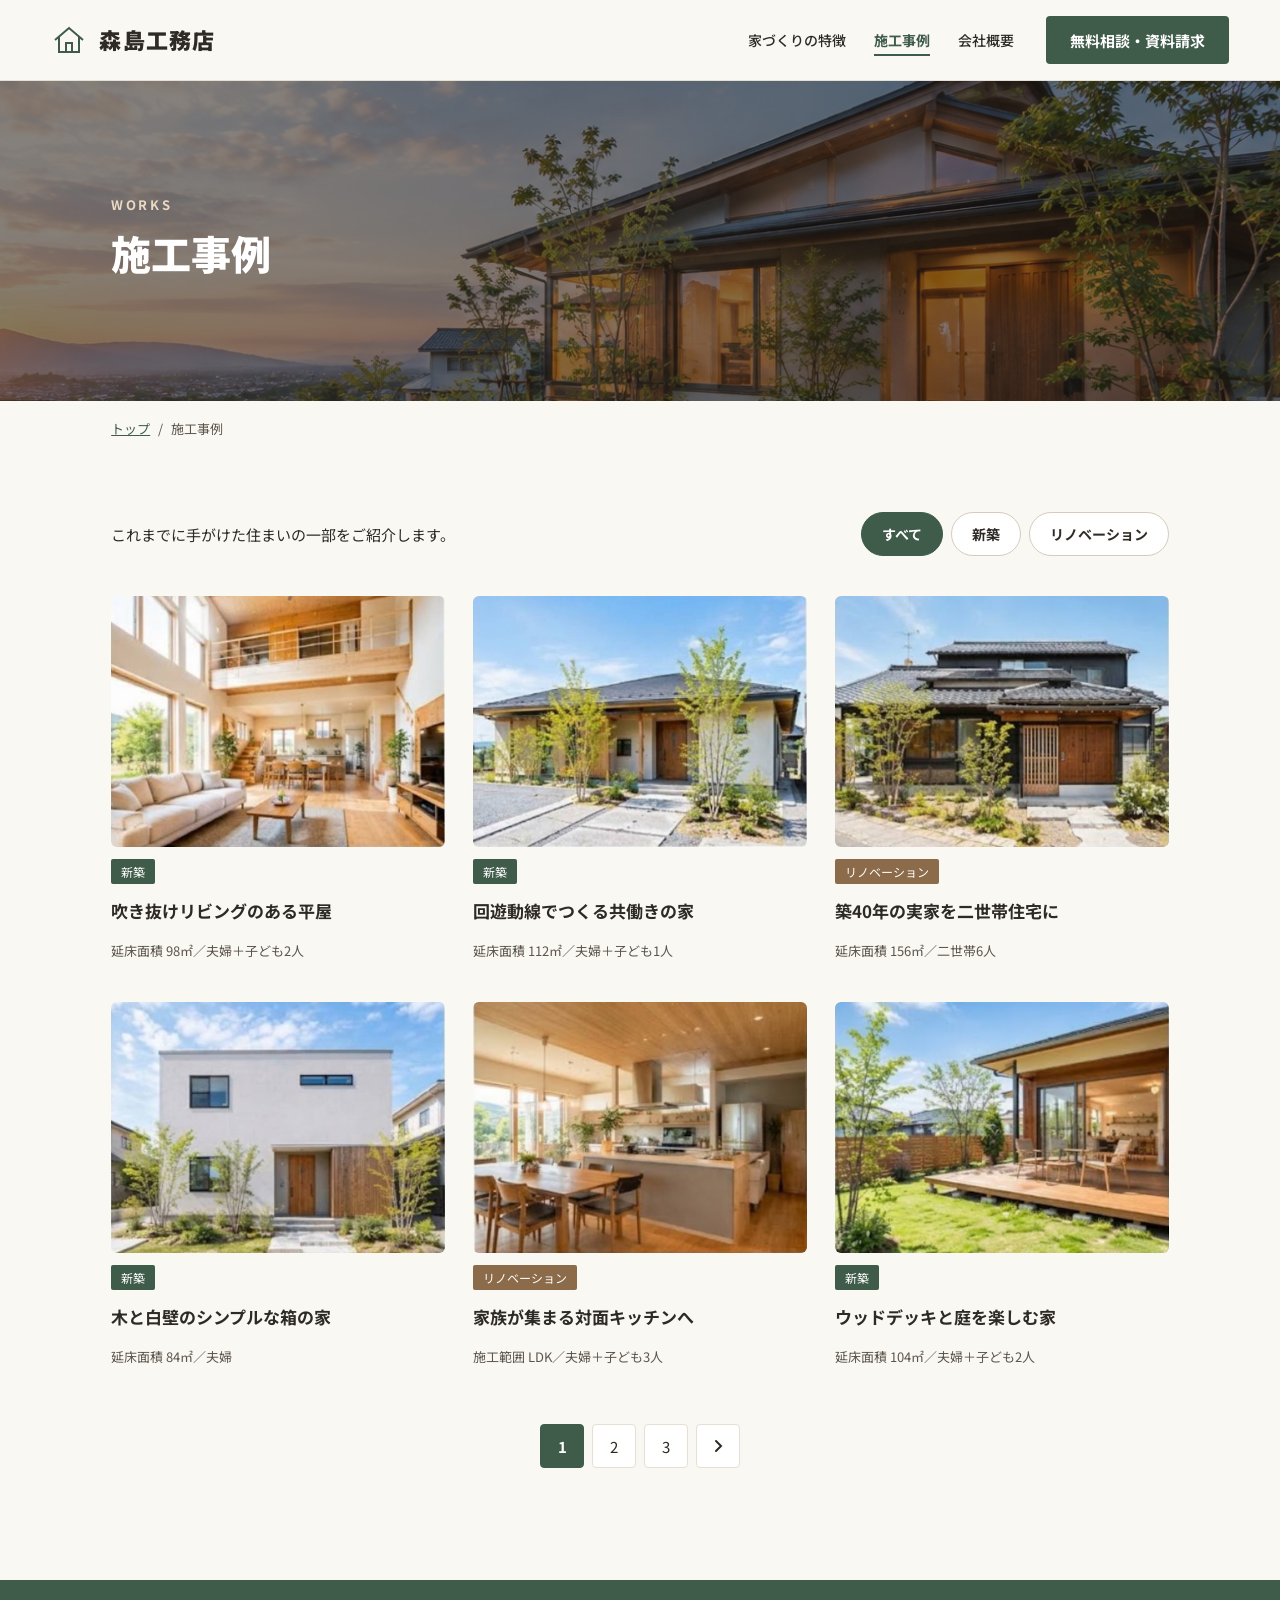
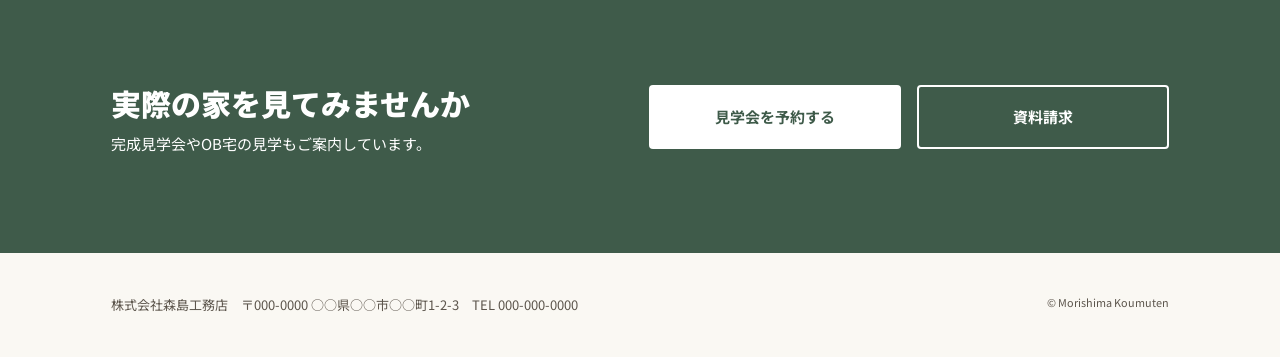
<file: works.html>
<!DOCTYPE html>
<html lang="ja">
<head>
  <meta charset="UTF-8">
  <meta name="viewport" content="width=device-width, initial-scale=1">
  <title>施工事例｜森島工務店</title>
  <meta name="description" content="○○市の工務店・森島工務店の施工事例。吹き抜けのある平屋や共働き世帯の注文住宅、築40年の二世帯リノベーションなど、新築・リフォームの実例を延床面積や家族構成とあわせてご紹介します。">
  <link rel="preconnect" href="https://fonts.googleapis.com">
  <link rel="preconnect" href="https://fonts.gstatic.com" crossorigin>
  <link href="https://fonts.googleapis.com/css2?family=Noto+Sans+JP:wght@400;500;700;900&display=swap" rel="stylesheet">
  <link rel="stylesheet" href="css/style.css">
</head>
<body>

  <header class="header">
    <div class="header__inner">
      <a href="index.html" class="header__logo">
        <svg width="36" height="36" viewBox="0 0 36 36" fill="none" stroke="currentColor" stroke-width="2" aria-hidden="true"><path d="M4 18 L18 6 L32 18"/><path d="M8 15 V30 H28 V15"/><path d="M15 30 V21 H21 V30"/></svg>
        森島工務店
      </a>
      <button class="header__toggle" type="button" aria-controls="global-nav" aria-expanded="false" aria-label="メニューを開く">
        <span></span><span></span><span></span>
      </button>
      <nav id="global-nav" class="nav" aria-label="グローバルナビゲーション">
        <ul class="nav__list">
          <li><a href="feature.html">家づくりの特徴</a></li>
          <li><a href="works.html" aria-current="page">施工事例</a></li>
          <li><a href="company.html">会社概要</a></li>
        </ul>
        <a href="contact.html" class="btn btn--green nav__cta">無料相談・資料請求</a>
      </nav>
    </div>
  </header>

  <main>
    <div class="page-head">
      <img class="page-head__image" src="images/hero.jpg" alt="" width="1920" height="900">
      <div class="container page-head__inner">
        <p class="page-head__sub">WORKS</p>
        <h1 class="page-head__title">施工事例</h1>
      </div>
    </div>

    <nav class="breadcrumb container" aria-label="パンくずリスト">
      <ol>
        <li><a href="index.html">トップ</a></li>
        <li aria-current="page">施工事例</li>
      </ol>
    </nav>

    <section class="works-archive container">
      <div class="works-archive__head">
        <p>これまでに手がけた住まいの一部をご紹介します。</p>
        <div class="filter" role="group" aria-label="種類で絞り込む">
          <button type="button" class="filter__btn" data-filter="all" aria-pressed="true">すべて</button>
          <button type="button" class="filter__btn" data-filter="new" aria-pressed="false">新築</button>
          <button type="button" class="filter__btn" data-filter="renovation" aria-pressed="false">リノベーション</button>
        </div>
      </div>

      <ul class="works-archive__list" aria-live="polite">
        <li data-category="new">
          <a href="#" class="works__card">
            <img src="images/newbuild1.jpg" alt="" width="800" height="600" loading="lazy">
            <span class="tag">新築</span>
            <span class="works__title">吹き抜けリビングのある平屋</span>
            <span class="works__meta">延床面積 98㎡／夫婦＋子ども2人</span>
          </a>
        </li>
        <li data-category="new">
          <a href="#" class="works__card">
            <img src="images/newbuild2.jpg" alt="" width="800" height="600" loading="lazy">
            <span class="tag">新築</span>
            <span class="works__title">回遊動線でつくる共働きの家</span>
            <span class="works__meta">延床面積 112㎡／夫婦＋子ども1人</span>
          </a>
        </li>
        <li data-category="renovation">
          <a href="#" class="works__card">
            <img src="images/renovation1.jpg" alt="" width="800" height="600" loading="lazy">
            <span class="tag tag--brown">リノベーション</span>
            <span class="works__title">築40年の実家を二世帯住宅に</span>
            <span class="works__meta">延床面積 156㎡／二世帯6人</span>
          </a>
        </li>
        <li data-category="new">
          <a href="#" class="works__card">
            <img src="images/newbuild3.jpg" alt="" width="800" height="600" loading="lazy">
            <span class="tag">新築</span>
            <span class="works__title">木と白壁のシンプルな箱の家</span>
            <span class="works__meta">延床面積 84㎡／夫婦</span>
          </a>
        </li>
        <li data-category="renovation">
          <a href="#" class="works__card">
            <img src="images/renovation2.jpg" alt="" width="800" height="600" loading="lazy">
            <span class="tag tag--brown">リノベーション</span>
            <span class="works__title">家族が集まる対面キッチンへ</span>
            <span class="works__meta">施工範囲 LDK／夫婦＋子ども3人</span>
          </a>
        </li>
        <li data-category="new">
          <a href="#" class="works__card">
            <img src="images/newbuild4.jpg" alt="" width="800" height="600" loading="lazy">
            <span class="tag">新築</span>
            <span class="works__title">ウッドデッキと庭を楽しむ家</span>
            <span class="works__meta">延床面積 104㎡／夫婦＋子ども2人</span>
          </a>
        </li>
      </ul>

      <nav class="pager" aria-label="ページ送り">
        <a href="#" aria-current="page">1</a>
        <a href="#">2</a>
        <a href="#">3</a>
        <a href="#" aria-label="次のページ">
          <svg width="16" height="16" viewBox="0 0 16 16" fill="none" stroke="currentColor" stroke-width="2" stroke-linecap="round" aria-hidden="true"><path d="M6 3 L11 8 L6 13"/></svg>
        </a>
      </nav>
    </section>

    <section id="contact" class="contact">
      <div class="container contact__inner">
        <div>
          <h2 class="contact__title">実際の家を見てみませんか</h2>
          <p>完成見学会やOB宅の見学もご案内しています。</p>
        </div>
        <div class="contact__btns">
          <a href="contact.html?type=visit" class="btn btn--white">見学会を予約する</a>
          <a href="contact.html?type=document" class="btn btn--outline">資料請求</a>
        </div>
      </div>
    </section>
  </main>

  <footer class="footer">
    <div class="container footer__inner">
      <p>株式会社森島工務店　〒000-0000 ○○県○○市○○町1-2-3　TEL 000-000-0000</p>
      <small>&copy; Morishima Koumuten</small>
    </div>
  </footer>

  <script src="js/main.js"></script>
</body>
</html>
</file>
<file: css/style.css>
@charset "UTF-8";

/* =========================
   Variables
========================= */
:root {
  --color-base: #FAF8F3;
  --color-beige: #F1ECE2;
  --color-line: #E6DFD3;
  --color-wood: #8B6B4A;
  --color-green: #3F5B4A;
  --color-green-dark: #2C4235;
  --color-text: #2E2A25;
  --color-text-sub: #5C554C;
  --font: "Noto Sans JP", "Hiragino Sans", sans-serif;
  --pad-x: clamp(20px, 4vw, 56px);
  --header-h: 80px;
}

/* =========================
   Base
========================= */
*, *::before, *::after { box-sizing: border-box; }
html { scroll-behavior: smooth; scroll-padding-top: var(--header-h); }
body {
  margin: 0;
  font-family: var(--font);
  font-size: 15px;
  line-height: 1.8;
  color: var(--color-text);
  background: var(--color-base);
}
img { max-width: 100%; height: auto; display: block; }
a { color: var(--color-green); }
ul { margin: 0; padding: 0; list-style: none; }
p, h1, h2, h3 { margin: 0; }
:focus-visible { outline: 2px solid var(--color-green); outline-offset: 3px; }

.container { max-width: 1160px; margin-inline: auto; padding-inline: var(--pad-x); }
.section { padding-block: clamp(80px, 9vw, 112px); }
.section-head { display: grid; gap: 8px; margin-bottom: 56px; }
.section-head--center { text-align: center; }
.section-sub { font-size: 13px; font-weight: 700; letter-spacing: .2em; color: var(--color-wood); }
.section-title { font-size: clamp(26px, 3vw, 32px); font-weight: 900; }

/* Button */
.btn {
  display: inline-flex;
  align-items: center;
  justify-content: center;
  min-height: 48px;
  padding: 0 24px;
  font-weight: 700;
  text-decoration: none;
  border-radius: 4px;
  transition: background-color .3s, color .3s;
}
.btn--green { background: var(--color-green); color: #FFF; }
.btn--green:hover { background: var(--color-green-dark); }
.btn--white { background: #FFF; color: var(--color-green); }
.btn--white:hover { background: var(--color-beige); }
.btn--outline { border: 2px solid #FFF; color: #FFF; }
.btn--outline:hover { background: #FFF; color: var(--color-green); }

/* =========================
   Header
========================= */
.header {
  position: sticky;
  top: 0;
  z-index: 100;
  background: var(--color-base);
  border-bottom: 1px solid var(--color-line);
}
.header__inner {
  display: flex;
  justify-content: space-between;
  align-items: center;
  height: var(--header-h);
  padding-inline: var(--pad-x);
}
.header__logo {
  display: flex;
  align-items: center;
  gap: 12px;
  font-size: 22px;
  font-weight: 900;
  letter-spacing: .06em;
  color: var(--color-text);
  text-decoration: none;
}
.header__logo svg { color: var(--color-green); }
.nav { display: flex; align-items: center; gap: 32px; }
.nav__list { display: flex; gap: 28px; }
.nav__list a { font-size: 14px; font-weight: 500; color: var(--color-text); text-decoration: none; }
.nav__list a:hover { color: var(--color-green); }
.header__toggle { display: none; }

/* =========================
   Hero
========================= */
.hero {
  position: relative;
  min-height: min(80vh, 680px);
  display: flex;
  align-items: flex-end;
  padding: var(--pad-x);
}
.hero__image {
  position: absolute;
  inset: 0;
  width: 100%;
  height: 100%;
  object-fit: cover;
}
.hero__box {
  position: relative;
  max-width: 640px;
  display: grid;
  gap: 16px;
  padding: 40px 48px;
  background: var(--color-base);
  border-radius: 4px;
}
.hero__sub { font-size: 13px; font-weight: 700; letter-spacing: .15em; color: var(--color-wood); }
.hero__title { font-size: clamp(28px, 3.6vw, 44px); font-weight: 900; line-height: 1.45; }

/* =========================
   Feature
========================= */
.feature__list { display: grid; grid-template-columns: repeat(3, minmax(0, 1fr)); gap: 32px; }
.feature__card {
  display: grid;
  gap: 16px;
  align-content: start;
  padding: 36px 32px;
  background: #FFF;
  border: 1px solid var(--color-line);
  border-radius: 8px;
}
.feature__card svg { color: var(--color-green); }
.feature__num { font-size: 13px; font-weight: 700; color: var(--color-wood); }
.feature__title { font-size: 20px; font-weight: 700; line-height: 1.5; }
.feature__card p:last-child { font-size: 14px; }

/* =========================
   Works
========================= */
.works { background: var(--color-beige); }
.works__head { display: flex; flex-wrap: wrap; justify-content: space-between; align-items: flex-end; gap: 16px; margin-bottom: 48px; }
.works__head .section-head { margin-bottom: 0; }
.works__more { font-size: 14px; font-weight: 700; }
.works__list { display: grid; grid-template-columns: repeat(3, minmax(0, 1fr)); gap: 28px; }
.works__card { display: grid; gap: 12px; color: var(--color-text); text-decoration: none; }
.works__card img { aspect-ratio: 4 / 3; object-fit: cover; border-radius: 6px; transition: opacity .3s; }
.works__card:hover img { opacity: .85; }
.works__title { font-size: 17px; font-weight: 700; }
.tag {
  justify-self: start;
  padding: 2px 10px;
  font-size: 12px;
  color: #FFF;
  background: var(--color-green);
  border-radius: 2px;
}
.tag--brown { background: var(--color-wood); }

/* =========================
   Message
========================= */
.message__inner { display: grid; grid-template-columns: repeat(2, minmax(0, 1fr)); gap: 56px; align-items: center; }
.message__image { aspect-ratio: 3 / 2; object-fit: cover; border-radius: 6px; }
.message__body { display: grid; gap: 16px; }
.message__title { font-size: clamp(22px, 2.6vw, 28px); font-weight: 900; line-height: 1.5; }
.message__name { font-size: 14px; font-weight: 700; }

/* =========================
   Contact
========================= */
.contact { padding-block: 96px; background: var(--color-green); color: #FFF; }
.contact__inner { display: flex; flex-wrap: wrap; justify-content: space-between; align-items: center; gap: 40px; }
.contact__title { font-size: clamp(24px, 2.8vw, 30px); font-weight: 900; }
.contact__btns { flex: 1 1 400px; display: flex; flex-wrap: wrap; gap: 16px; max-width: 520px; }
.contact__btns .btn { flex: 1 1 180px; min-height: 64px; }

/* =========================
   Footer
========================= */
.footer { padding-block: 40px; font-size: 13px; color: var(--color-text-sub); }
.footer__inner { display: flex; flex-wrap: wrap; justify-content: space-between; gap: 16px; }

/* =========================
   Common parts（下層ページ）
========================= */
.nav__list a[aria-current="page"] {
  color: var(--color-green);
  font-weight: 700;
  border-bottom: 2px solid var(--color-green);
  padding-bottom: 4px;
}
.text-link { justify-self: start; font-size: 14px; font-weight: 700; }

/* ページ見出し */
.page-head {
  position: relative;
  display: flex;
  align-items: center;
  height: 320px;
  overflow: hidden;
}
.page-head::after {
  content: "";
  position: absolute;
  inset: 0;
  background: rgba(36, 30, 24, .55);
}
.page-head__image { position: absolute; inset: 0; width: 100%; height: 100%; object-fit: cover; }
.page-head__inner { position: relative; z-index: 1; width: 100%; color: #FFF; }
.page-head__sub { font-size: 13px; font-weight: 700; letter-spacing: .2em; color: #EBD9C2; }
.page-head__title { font-size: clamp(30px, 3.6vw, 40px); font-weight: 900; }

/* パンくず */
.breadcrumb ol { display: flex; flex-wrap: wrap; gap: 8px; margin: 0; padding: 16px 0; list-style: none; font-size: 13px; color: var(--color-text-sub); }
.breadcrumb li + li::before { content: "/"; margin-right: 8px; }

/* =========================
   Feature page
========================= */
.intro {
  max-width: 760px;
  margin-inline: auto;
  padding: 72px var(--pad-x) 40px;
  display: grid;
  gap: 20px;
  text-align: center;
}
.intro__title { font-size: clamp(22px, 2.8vw, 30px); font-weight: 900; line-height: 1.6; }

.points { display: grid; gap: 96px; padding-block: 56px 112px; }
.point { display: grid; grid-template-columns: minmax(0, 1.1fr) minmax(0, 1fr); gap: 56px; align-items: center; }
.point--reverse .point__image { order: 2; }
.point__image { aspect-ratio: 3 / 2; object-fit: cover; border-radius: 6px; }
.point__body { display: grid; gap: 18px; }
.point__num { font-size: 14px; font-weight: 700; color: var(--color-wood); }
.point__title { font-size: clamp(22px, 2.4vw, 26px); font-weight: 900; line-height: 1.5; }

.spec { display: grid; grid-template-columns: 7em 1fr; margin: 0; border-top: 1px solid var(--color-line); }
.spec dt, .spec dd { margin: 0; padding: 12px 0; border-bottom: 1px solid var(--color-line); }
.spec dt { font-size: 13px; color: var(--color-text-sub); }
.spec dd { font-size: 14px; }

.chips { display: flex; flex-wrap: wrap; gap: 10px; }
.chips li { padding: 6px 14px; font-size: 13px; background: var(--color-beige); border-radius: 999px; }

.flow { background: var(--color-beige); }
.flow__list { display: grid; grid-template-columns: repeat(6, minmax(0, 1fr)); gap: 12px; margin: 0; padding: 0; list-style: none; }
.flow__list li {
  display: grid;
  justify-items: center;
  align-content: start;
  gap: 10px;
  padding: 24px 16px;
  text-align: center;
  background: #FFF;
  border-radius: 8px;
}
.flow__num {
  display: grid;
  place-items: center;
  width: 40px;
  height: 40px;
  font-weight: 700;
  color: #FFF;
  background: var(--color-green);
  border-radius: 50%;
}
.flow__title { font-weight: 700; }
.flow__text { font-size: 13px; color: var(--color-text-sub); }

/* =========================
   Works page
========================= */
.works-archive { padding-block: 56px 112px; }
.works-archive__head { display: flex; flex-wrap: wrap; justify-content: space-between; align-items: center; gap: 16px; margin-bottom: 40px; }
.filter { display: flex; flex-wrap: wrap; gap: 8px; }
.filter__btn {
  min-height: 44px;
  padding: 0 20px;
  font: inherit;
  font-size: 14px;
  font-weight: 700;
  color: var(--color-text);
  background: #FFF;
  border: 1px solid #D6CCBC;
  border-radius: 999px;
  cursor: pointer;
  transition: background-color .2s, color .2s;
}
.filter__btn:hover { border-color: var(--color-green); }
.filter__btn[aria-pressed="true"] { color: #FFF; background: var(--color-green); border-color: var(--color-green); }
.works-archive__list { display: grid; grid-template-columns: repeat(3, minmax(0, 1fr)); gap: 40px 28px; }
.works-archive__list li[hidden] { display: none; }
.works__meta { font-size: 13px; color: var(--color-text-sub); }

.pager { display: flex; justify-content: center; gap: 8px; margin-top: 56px; }
.pager a {
  display: grid;
  place-items: center;
  width: 44px;
  height: 44px;
  color: var(--color-text);
  text-decoration: none;
  background: #FFF;
  border: 1px solid var(--color-line);
  border-radius: 4px;
}
.pager a[aria-current="page"] { color: #FFF; font-weight: 700; background: var(--color-green); border-color: var(--color-green); }

/* =========================
   Company page
========================= */
.profile { background: var(--color-beige); }
.profile__inner { max-width: 880px; margin-inline: auto; padding-inline: var(--pad-x); }
.profile__title { margin-bottom: 40px; text-align: center; }
.profile__table {
  display: grid;
  grid-template-columns: 160px minmax(0, 1fr);
  margin: 0;
  padding: 8px 40px;
  background: #FFF;
  border-radius: 8px;
}
.profile__table dt,
.profile__table dd { margin: 0; padding: 18px 0; border-bottom: 1px solid var(--color-line); }
.profile__table dt { font-size: 14px; font-weight: 700; color: var(--color-text-sub); }
.profile__table dt:last-of-type,
.profile__table dd:last-of-type { border-bottom: 0; }

.staff__list { display: grid; grid-template-columns: repeat(3, minmax(0, 1fr)); gap: 32px; }
.staff__card { display: grid; gap: 8px; align-content: start; }
.staff__card img { aspect-ratio: 1 / 1; object-fit: cover; border-radius: 8px; margin-bottom: 4px; }
.staff__role { font-size: 13px; font-weight: 700; color: var(--color-wood); }
.staff__name { font-size: 20px; font-weight: 700; }
.staff__card p:last-child { font-size: 14px; }

.access { background: var(--color-beige); }
.access__inner { display: grid; grid-template-columns: minmax(0, 1fr) minmax(0, 1.6fr); gap: 48px; }
.access__info { display: grid; gap: 12px; align-content: start; }
.access__info .section-title { margin-bottom: 8px; }
.access__map {
  min-height: 340px;
  display: grid;
  place-items: center;
  color: var(--color-text-sub);
  background: #DCD3C4;
  border-radius: 8px;
}

/* =========================
   Responsive (〜900px)
========================= */
@media (max-width: 900px) {
  .page-head { height: 220px; }
  .point,
  .access__inner { grid-template-columns: 1fr; gap: 32px; }
  .point--reverse .point__image { order: 0; }
  .points { gap: 72px; }
  .flow__list { grid-template-columns: repeat(2, minmax(0, 1fr)); }
  .works-archive__list,
  .staff__list { grid-template-columns: 1fr; }
  .profile__table { grid-template-columns: 1fr; padding: 8px 24px; }
  .profile__table dt { padding-bottom: 0; border-bottom: 0; }
  .profile__table dd { padding-top: 4px; }
  .profile__table dd:last-of-type { border-bottom: 0; }

  :root { --header-h: 64px; }

  .header__logo { font-size: 18px; }
  .header__toggle {
    display: grid;
    gap: 6px;
    place-content: center;
    width: 44px;
    height: 44px;
    padding: 0;
    border: 0;
    background: none;
    cursor: pointer;
  }
  .header__toggle span { display: block; width: 24px; height: 2px; background: var(--color-text); transition: transform .3s, opacity .3s; }
  .header__toggle[aria-expanded="true"] span:nth-child(1) { transform: translateY(8px) rotate(45deg); }
  .header__toggle[aria-expanded="true"] span:nth-child(2) { opacity: 0; }
  .header__toggle[aria-expanded="true"] span:nth-child(3) { transform: translateY(-8px) rotate(-45deg); }

  .nav {
    position: fixed;
    top: var(--header-h);
    left: 0;
    right: 0;
    flex-direction: column;
    align-items: stretch;
    gap: 24px;
    padding: 24px var(--pad-x) 40px;
    background: var(--color-base);
    border-bottom: 1px solid var(--color-line);
    transform: translateY(-8px);
    opacity: 0;
    visibility: hidden;
    transition: opacity .3s, transform .3s, visibility .3s;
  }
  .nav.is-open { opacity: 1; visibility: visible; transform: none; }
  .nav__list { flex-direction: column; gap: 0; }
  .nav__list a { display: block; padding: 14px 0; border-bottom: 1px solid var(--color-line); font-size: 16px; }

  .hero { min-height: 560px; padding: 0; align-items: flex-end; }
  .hero__box { margin: 0 16px 16px; padding: 28px 24px; }

  .feature__list,
  .works__list,
  .message__inner { grid-template-columns: 1fr; }
  .message__inner { gap: 32px; }
}

@media (prefers-reduced-motion: reduce) {
  html { scroll-behavior: auto; }
  * { transition: none !important; }
}
</file>
<file: koumuten/css/style.css>
@charset "UTF-8";

/* =========================
   Variables
========================= */
:root {
  --color-base: #FAF8F3;
  --color-beige: #F1ECE2;
  --color-line: #E6DFD3;
  --color-wood: #8B6B4A;
  --color-green: #3F5B4A;
  --color-green-dark: #2C4235;
  --color-text: #2E2A25;
  --color-text-sub: #5C554C;
  --font: "Noto Sans JP", "Hiragino Sans", sans-serif;
  --pad-x: clamp(20px, 4vw, 56px);
  --header-h: 80px;
}

/* =========================
   Base
========================= */
*, *::before, *::after { box-sizing: border-box; }
html { scroll-behavior: smooth; scroll-padding-top: var(--header-h); }
body {
  margin: 0;
  font-family: var(--font);
  font-size: 15px;
  line-height: 1.8;
  color: var(--color-text);
  background: var(--color-base);
}
img { max-width: 100%; height: auto; display: block; }
a { color: var(--color-green); }
ul { margin: 0; padding: 0; list-style: none; }
p, h1, h2, h3 { margin: 0; }
:focus-visible { outline: 2px solid var(--color-green); outline-offset: 3px; }

.container { max-width: 1160px; margin-inline: auto; padding-inline: var(--pad-x); }
.section { padding-block: clamp(80px, 9vw, 112px); }
.section-head { display: grid; gap: 8px; margin-bottom: 56px; }
.section-head--center { text-align: center; }
.section-sub { font-size: 13px; font-weight: 700; letter-spacing: .2em; color: var(--color-wood); }
.section-title { font-size: clamp(26px, 3vw, 32px); font-weight: 900; }

/* Button */
.btn {
  display: inline-flex;
  align-items: center;
  justify-content: center;
  min-height: 48px;
  padding: 0 24px;
  font-weight: 700;
  text-decoration: none;
  border-radius: 4px;
  transition: background-color .3s, color .3s;
}
.btn--green { background: var(--color-green); color: #FFF; }
.btn--green:hover { background: var(--color-green-dark); }
.btn--white { background: #FFF; color: var(--color-green); }
.btn--white:hover { background: var(--color-beige); }
.btn--outline { border: 2px solid #FFF; color: #FFF; }
.btn--outline:hover { background: #FFF; color: var(--color-green); }

/* =========================
   Header
========================= */
.header {
  position: sticky;
  top: 0;
  z-index: 100;
  background: var(--color-base);
  border-bottom: 1px solid var(--color-line);
}
.header__inner {
  display: flex;
  justify-content: space-between;
  align-items: center;
  height: var(--header-h);
  padding-inline: var(--pad-x);
}
.header__logo {
  display: flex;
  align-items: center;
  gap: 12px;
  font-size: 22px;
  font-weight: 900;
  letter-spacing: .06em;
  color: var(--color-text);
  text-decoration: none;
}
.header__logo svg { color: var(--color-green); }
.nav { display: flex; align-items: center; gap: 32px; }
.nav__list { display: flex; gap: 28px; }
.nav__list a { font-size: 14px; font-weight: 500; color: var(--color-text); text-decoration: none; }
.nav__list a:hover { color: var(--color-green); }
.header__toggle { display: none; }

/* =========================
   Hero
========================= */
.hero {
  position: relative;
  min-height: min(80vh, 680px);
  display: flex;
  align-items: flex-end;
  padding: var(--pad-x);
}
.hero__image {
  position: absolute;
  inset: 0;
  width: 100%;
  height: 100%;
  object-fit: cover;
}
.hero__box {
  position: relative;
  max-width: 560px;
  display: grid;
  gap: 16px;
  padding: 40px 48px;
  background: var(--color-base);
  border-radius: 4px;
}
.hero__sub { font-size: 13px; font-weight: 700; letter-spacing: .15em; color: var(--color-wood); }
.hero__title { font-size: clamp(28px, 3.6vw, 44px); font-weight: 900; line-height: 1.45; }

/* =========================
   Feature
========================= */
.feature__list { display: grid; grid-template-columns: repeat(3, minmax(0, 1fr)); gap: 32px; }
.feature__card {
  display: grid;
  gap: 16px;
  align-content: start;
  padding: 36px 32px;
  background: #FFF;
  border: 1px solid var(--color-line);
  border-radius: 8px;
}
.feature__card svg { color: var(--color-green); }
.feature__num { font-size: 13px; font-weight: 700; color: var(--color-wood); }
.feature__title { font-size: 20px; font-weight: 700; line-height: 1.5; }
.feature__card p:last-child { font-size: 14px; }

/* =========================
   Works
========================= */
.works { background: var(--color-beige); }
.works__head { display: flex; flex-wrap: wrap; justify-content: space-between; align-items: flex-end; gap: 16px; margin-bottom: 48px; }
.works__head .section-head { margin-bottom: 0; }
.works__more { font-size: 14px; font-weight: 700; }
.works__list { display: grid; grid-template-columns: repeat(3, minmax(0, 1fr)); gap: 28px; }
.works__card { display: grid; gap: 12px; color: var(--color-text); text-decoration: none; }
.works__card img { aspect-ratio: 4 / 3; object-fit: cover; border-radius: 6px; transition: opacity .3s; }
.works__card:hover img { opacity: .85; }
.works__title { font-size: 17px; font-weight: 700; }
.tag {
  justify-self: start;
  padding: 2px 10px;
  font-size: 12px;
  color: #FFF;
  background: var(--color-green);
  border-radius: 2px;
}
.tag--brown { background: var(--color-wood); }

/* =========================
   Message
========================= */
.message__inner { display: grid; grid-template-columns: repeat(2, minmax(0, 1fr)); gap: 56px; align-items: center; }
.message__image { aspect-ratio: 3 / 2; object-fit: cover; border-radius: 6px; }
.message__body { display: grid; gap: 16px; }
.message__title { font-size: clamp(22px, 2.6vw, 28px); font-weight: 900; line-height: 1.5; }
.message__name { font-size: 14px; font-weight: 700; }

/* =========================
   Contact
========================= */
.contact { padding-block: 96px; background: var(--color-green); color: #FFF; }
.contact__inner { display: flex; flex-wrap: wrap; justify-content: space-between; align-items: center; gap: 40px; }
.contact__title { font-size: clamp(24px, 2.8vw, 30px); font-weight: 900; }
.contact__btns { flex: 1 1 400px; display: flex; flex-wrap: wrap; gap: 16px; max-width: 520px; }
.contact__btns .btn { flex: 1 1 180px; min-height: 64px; }

/* =========================
   Footer
========================= */
.footer { padding-block: 40px; font-size: 13px; color: var(--color-text-sub); }
.footer__inner { display: flex; flex-wrap: wrap; justify-content: space-between; gap: 16px; }

/* =========================
   Responsive (〜900px)
========================= */
@media (max-width: 900px) {
  :root { --header-h: 64px; }

  .header__logo { font-size: 18px; }
  .header__toggle {
    display: grid;
    gap: 6px;
    place-content: center;
    width: 44px;
    height: 44px;
    padding: 0;
    border: 0;
    background: none;
    cursor: pointer;
  }
  .header__toggle span { display: block; width: 24px; height: 2px; background: var(--color-text); transition: transform .3s, opacity .3s; }
  .header__toggle[aria-expanded="true"] span:nth-child(1) { transform: translateY(8px) rotate(45deg); }
  .header__toggle[aria-expanded="true"] span:nth-child(2) { opacity: 0; }
  .header__toggle[aria-expanded="true"] span:nth-child(3) { transform: translateY(-8px) rotate(-45deg); }

  .nav {
    position: fixed;
    top: var(--header-h);
    left: 0;
    right: 0;
    flex-direction: column;
    align-items: stretch;
    gap: 24px;
    padding: 24px var(--pad-x) 40px;
    background: var(--color-base);
    border-bottom: 1px solid var(--color-line);
    transform: translateY(-8px);
    opacity: 0;
    visibility: hidden;
    transition: opacity .3s, transform .3s, visibility .3s;
  }
  .nav.is-open { opacity: 1; visibility: visible; transform: none; }
  .nav__list { flex-direction: column; gap: 0; }
  .nav__list a { display: block; padding: 14px 0; border-bottom: 1px solid var(--color-line); font-size: 16px; }

  .hero { min-height: 560px; padding: 0; align-items: flex-end; }
  .hero__box { margin: 0 16px 16px; padding: 28px 24px; }

  .feature__list,
  .works__list,
  .message__inner { grid-template-columns: 1fr; }
  .message__inner { gap: 32px; }
}

@media (prefers-reduced-motion: reduce) {
  html { scroll-behavior: auto; }
  * { transition: none !important; }
}
</file>
<file: css/contact.css>
@charset "UTF-8";
/* =========================
   Contact form（contact.html 専用）
========================= */
/* hidden属性の要素は必ず非表示（display指定より優先） */
[hidden] { display: none !important; }

:root {
  --color-error: #B3261E;
  --color-error-bg: #FCEEEE;
}

.form-wrap { max-width: 800px; margin-inline: auto; padding: 48px var(--pad-x) 112px; }
.form-lead { margin-bottom: 40px; font-size: 15px; }

/* ステップ表示 */
.steps { display: flex; margin: 0 0 48px; padding: 0; list-style: none; counter-reset: step; }
.steps__item {
  flex: 1;
  position: relative;
  display: grid;
  justify-items: center;
  gap: 8px;
  font-size: 14px;
  font-weight: 700;
  color: #8A8278;
  counter-increment: step;
}
.steps__item::before {
  content: counter(step);
  position: relative;
  z-index: 1;
  display: grid;
  place-items: center;
  width: 36px;
  height: 36px;
  color: #8A8278;
  background: #FFF;
  border: 2px solid #D6CCBC;
  border-radius: 50%;
}
.steps__item + .steps__item::after {
  content: "";
  position: absolute;
  top: 17px;
  right: 50%;
  width: 100%;
  height: 2px;
  background: #D6CCBC;
}
.steps__item.is-current,
.steps__item.is-done { color: var(--color-green); }
.steps__item.is-current::before { color: #FFF; background: var(--color-green); border-color: var(--color-green); }
.steps__item.is-done::before { color: var(--color-green); border-color: var(--color-green); }
.steps__item.is-current::after,
.steps__item.is-done::after { background: var(--color-green); }

/* フォーム共通 */
.form { display: grid; gap: 32px; }
.form fieldset { margin: 0; padding: 0; border: 0; min-width: 0; }
.form__row { display: grid; gap: 8px; }
.form__label { display: flex; align-items: center; gap: 10px; padding: 0; font-weight: 700; }
.req, .opt { padding: 1px 8px; font-size: 11px; font-weight: 700; border-radius: 2px; }
.req { color: #FFF; background: var(--color-wood); }
.opt { color: var(--color-text-sub); background: var(--color-beige); }
.form__hint { font-size: 13px; color: var(--color-text-sub); }
.form__error { min-height: 0; font-size: 13px; font-weight: 700; color: var(--color-error); }
.form__error:empty { display: none; }

.input {
  width: 100%;
  min-height: 52px;
  padding: 12px 16px;
  font: inherit;
  font-size: 16px; /* iOSで拡大されないよう16px */
  color: var(--color-text);
  background: #FFF;
  border: 1px solid #CFC5B6;
  border-radius: 4px;
  transition: border-color .2s, box-shadow .2s;
}
.input::placeholder { color: #9A9186; }
.input:focus { outline: none; border-color: var(--color-green); box-shadow: 0 0 0 3px rgba(63, 91, 74, .2); }
.input[aria-invalid="true"] { border-color: var(--color-error); background: var(--color-error-bg); }
.input--short { max-width: 320px; }
.input--zip { max-width: 200px; }
.input--textarea { min-height: 160px; resize: vertical; line-height: 1.7; }
select.input { width: auto; min-width: 140px; cursor: pointer; }

.date-time { display: flex; flex-wrap: wrap; gap: 12px; }
.date-time input { flex: 1 1 200px; width: auto; }

/* 条件で出す項目 */
.form__group {
  display: grid;
  gap: 24px;
  padding: 28px;
  background: var(--color-beige);
  border-radius: 8px;
}
.form__group-title { font-weight: 900; color: var(--color-green); }

/* 種類の選択カード */
.choices { display: flex; flex-wrap: wrap; gap: 12px 24px; }
.choices--card { display: grid; grid-template-columns: repeat(3, minmax(0, 1fr)); gap: 12px; }
.choice-card {
  position: relative;
  display: grid;
  gap: 4px;
  padding: 20px 20px 20px 52px;
  background: #FFF;
  border: 2px solid #E0D7C9;
  border-radius: 8px;
  cursor: pointer;
  transition: border-color .2s, background-color .2s;
}
.choice-card:hover { border-color: #B9C7BE; }
.choice-card input { position: absolute; top: 22px; left: 20px; width: 20px; height: 20px; margin: 0; accent-color: var(--color-green); }
.choice-card__title { font-weight: 700; }
.choice-card__text { font-size: 13px; color: var(--color-text-sub); line-height: 1.6; }
.choice-card:has(input:checked) { border-color: var(--color-green); background: #F3F7F4; }
.choice-card:has(input:focus-visible) { outline: 2px solid var(--color-green); outline-offset: 3px; }

.check { display: inline-flex; align-items: center; gap: 10px; min-height: 44px; cursor: pointer; }
.check input { width: 20px; height: 20px; margin: 0; accent-color: var(--color-green); flex-shrink: 0; }
.form__row--agree { justify-items: center; padding-top: 8px; }

/* エラーまとめ */
.error-summary {
  padding: 20px 24px;
  color: var(--color-error);
  background: var(--color-error-bg);
  border-left: 4px solid var(--color-error);
  border-radius: 4px;
}
.error-summary:focus { outline: none; }
.error-summary__title { font-weight: 900; }
.error-summary__list { margin-top: 8px; padding-left: 1.2em; list-style: disc; font-size: 14px; }
.error-summary__list a { color: var(--color-error); }

/* ボタン */
.form__actions { display: flex; justify-content: center; }
.form__actions--two { flex-wrap: wrap; gap: 16px; }
.btn--wide { min-width: 320px; min-height: 60px; font-size: 16px; border: 0; cursor: pointer; font-family: inherit; }
.btn--back {
  min-width: 160px;
  min-height: 60px;
  font: inherit;
  font-weight: 700;
  color: var(--color-text);
  background: #FFF;
  border: 1px solid #CFC5B6;
  cursor: pointer;
}
.btn--back:hover { background: var(--color-beige); }

/* 確認画面 */
.confirm { display: grid; gap: 24px; }
.confirm__title, .done__title { font-size: 26px; font-weight: 900; }
.confirm__title:focus, .done__title:focus { outline: none; }
.confirm__list {
  display: grid;
  grid-template-columns: 180px minmax(0, 1fr);
  margin: 0;
  padding: 8px 32px;
  background: #FFF;
  border: 1px solid var(--color-line);
  border-radius: 8px;
}
.confirm__list dt, .confirm__list dd { margin: 0; padding: 16px 0; border-bottom: 1px solid var(--color-line); }
.confirm__list dt { font-size: 14px; font-weight: 700; color: var(--color-text-sub); }
.confirm__list dd { white-space: pre-wrap; overflow-wrap: anywhere; }
.confirm__list dt:last-of-type, .confirm__list dd:last-of-type { border-bottom: 0; }

/* 完了画面 */
.done { display: grid; justify-items: center; gap: 20px; padding: 56px 24px; text-align: center; background: #FFF; border-radius: 8px; }
.done svg { color: var(--color-green); }

/* ナビの現在地（ボタン） */
.nav__cta[aria-current="page"] { box-shadow: inset 0 -3px 0 #A9C2B2; }

@media (max-width: 900px) {
  .choices--card { grid-template-columns: 1fr; }
  .form__group { padding: 20px; }
  .btn--wide { min-width: 0; width: 100%; }
  .form__actions--two .btn--back { order: 2; width: 100%; }
  .confirm__list { grid-template-columns: 1fr; padding: 8px 20px; }
  .confirm__list dt { padding-bottom: 0; border-bottom: 0; }
  .confirm__list dd { padding-top: 4px; }
}
</file>
